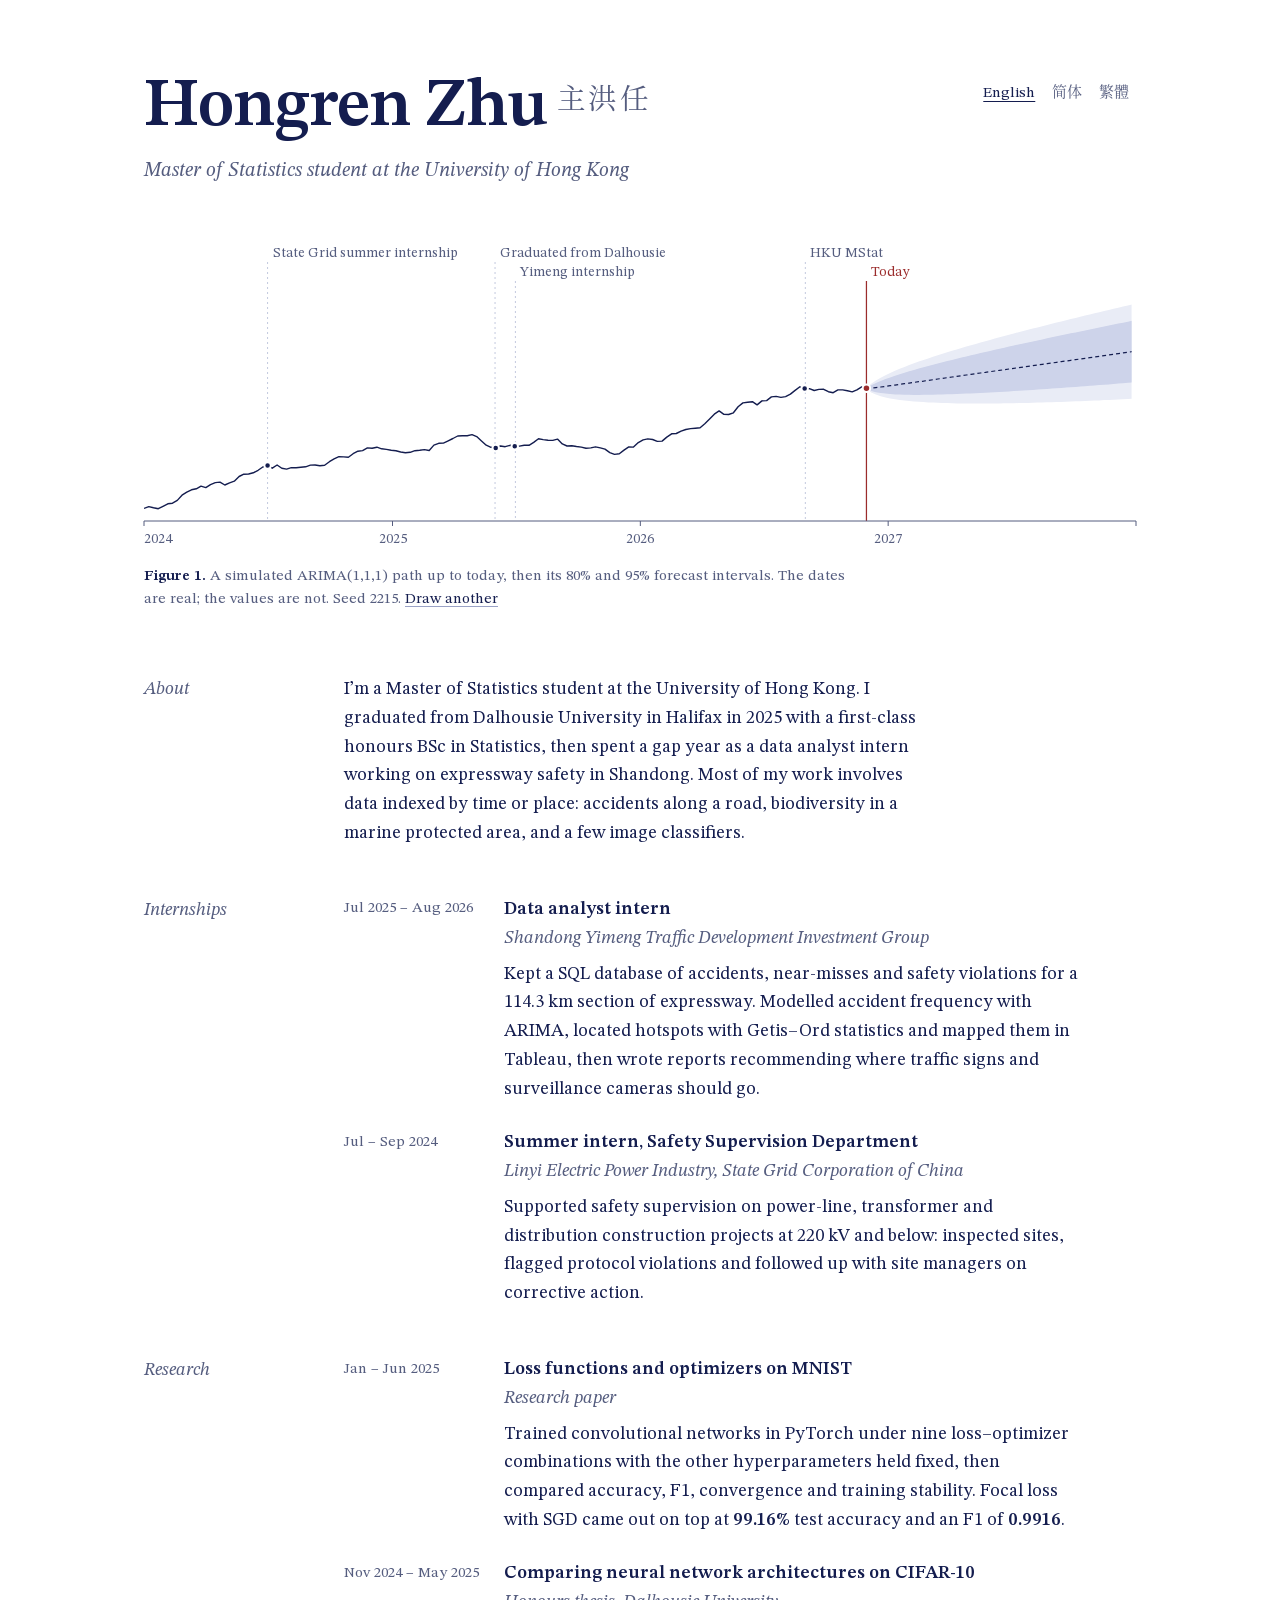
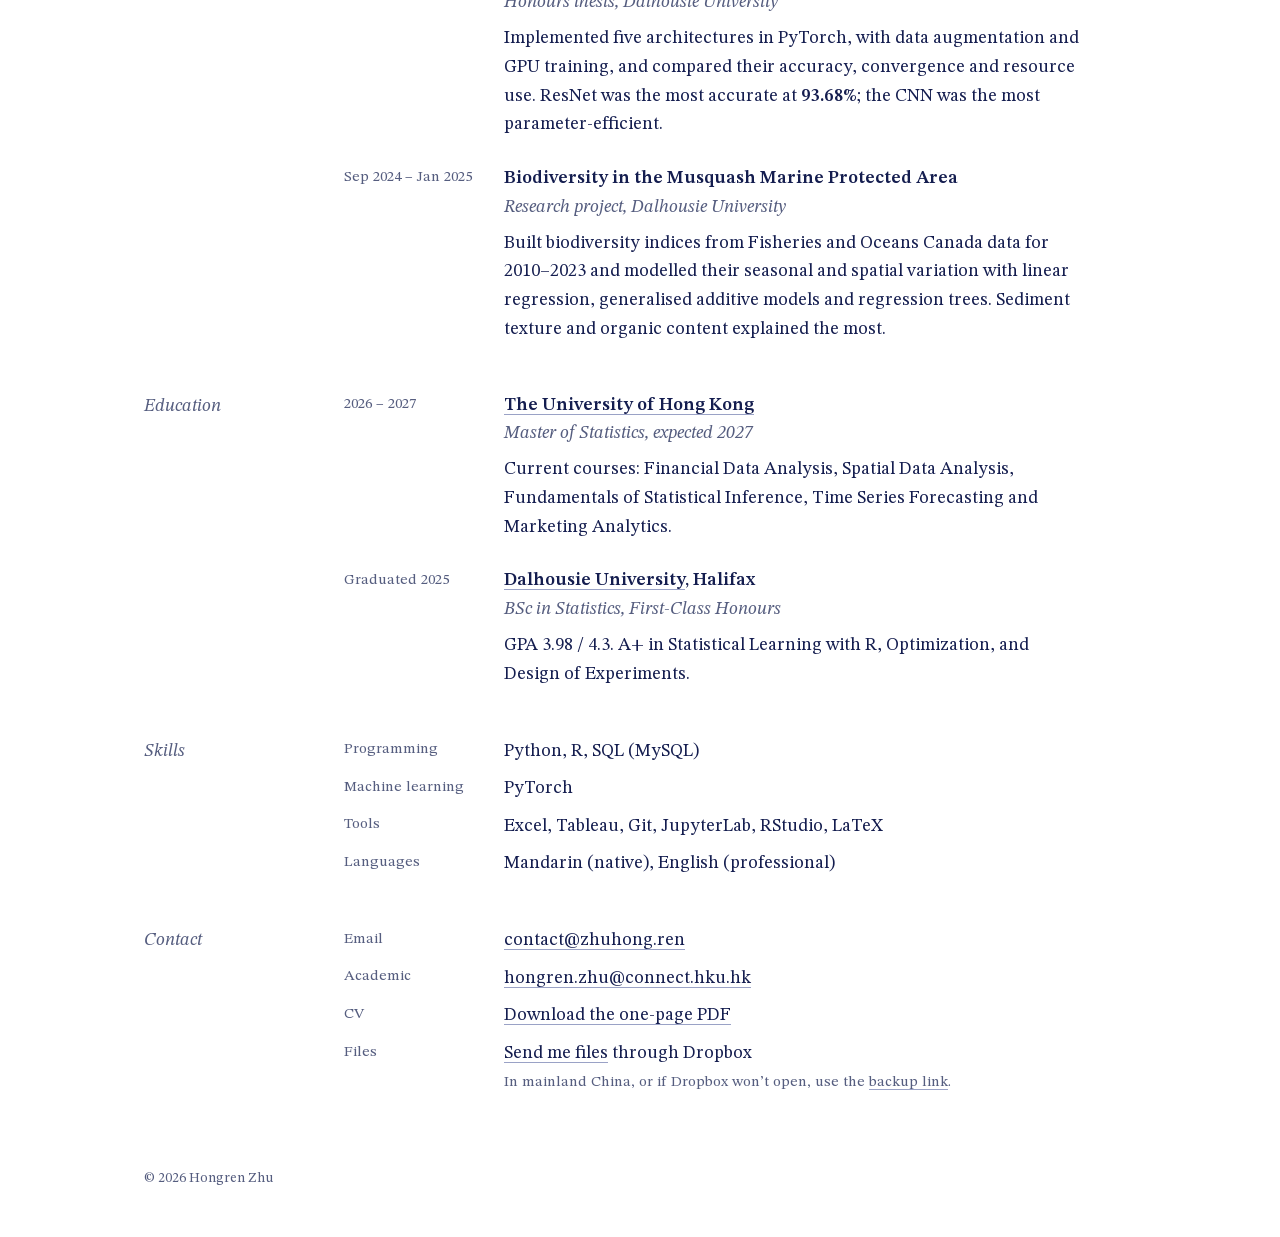
<file: index.html>
<!doctype html>
<html lang="en">
<head>
<meta charset="utf-8">
<meta name="viewport" content="width=device-width, initial-scale=1">
<title>Hongren Zhu</title>
<meta name="description" content="Hongren Zhu, Master of Statistics student at the University of Hong Kong. Internships, research, education and contact.">
<link rel="canonical" href="https://zhuhong.ren/">
<link rel="alternate" hreflang="en" href="https://zhuhong.ren/">
<link rel="alternate" hreflang="zh-Hans" href="https://zhuhong.ren/zh-hans/">
<link rel="alternate" hreflang="zh-Hant" href="https://zhuhong.ren/zh-hant/">
<link rel="alternate" hreflang="x-default" href="https://zhuhong.ren/">
<!-- STIX Two Text and Noto Serif SC/HK are embedded here by fonts/embed.py,
     cut down to the characters this page shows. See fonts/embed.py for why. -->
<style id="fonts">
/* STIX Two Text: Copyright 2001-2021 The STIX Fonts Project Authors. Noto Serif SC/HK: © 2017-2024 Adobe. Both under the SIL Open Font License 1.1, https://openfontlicense.org. Cut down to this page's characters by fonts/embed.py. */
@font-face{font-family:"STIX Two Text";font-weight:400;font-style:normal;font-display:block;src:url([data-uri]) format("woff2")}
@font-face{font-family:"STIX Two Text";font-weight:600;font-style:normal;font-display:block;src:url([data-uri]) format("woff2")}
@font-face{font-family:"STIX Two Text";font-weight:400;font-style:italic;font-display:block;src:url([data-uri]) format("woff2")}
@font-face{font-family:"Noto Serif HK Subset";font-weight:400;font-style:normal;font-display:block;src:url([data-uri]) format("woff2")}
@font-face{font-family:"Noto Serif SC Subset";font-weight:400;font-style:normal;font-display:block;src:url([data-uri]) format("woff2")}
</style>
<style>
  :root {
    --paper: #ffffff;
    --ink: #141d4f;
    --ink-2: #555d7f;
    --hair: #d6dae7;
    --band95: #e9ecf6;
    --band80: #cdd3ea;
    --mark: #9b2c2c;
    --latin: "STIX Two Text", "Charter", "Iowan Old Style", Georgia;
    color-scheme: light;
  }
  /* Chinese: the embedded subset first, then the same design if it is installed, then the
     system serif. A lang attribute switches between simplified and traditional. */
  :root, [lang="zh-Hans"] {
    --page-cjk: "Noto Serif SC Subset";
    --cjk: "Noto Serif SC", "Noto Serif CJK SC", "Source Han Serif SC", "Songti SC", "STSong", "SimSun";
  }
  [lang="zh-Hant"] {  /* Hong Kong glyph standard */
    --page-cjk: "Noto Serif HK Subset";
    --cjk: "Noto Serif HK", "Noto Serif CJK HK", "Source Han Serif HC", "Songti TC", "MingLiU_HKSCS", "PMingLiU";
  }
  [lang] { --serif: var(--latin), var(--page-cjk), var(--cjk), serif; font-family: var(--serif); }

  * { box-sizing: border-box; }
  /* Everything is sized in rem, so growing the root scales the whole page:
     16px up to a 1280px-wide window, then gently up to 20px at 2560px.
     Percentages keep the reader's own browser font size and zoom in charge. */
  html { -webkit-text-size-adjust: 100%; font-size: clamp(100%, 75% + 0.3125vw, 125%); }
  body {
    margin: 0;
    background: var(--paper);
    color: var(--ink);
    font-family: var(--serif);
    font-size: 1.125rem;
    line-height: 1.6;
    font-variant-numeric: lining-nums;
    text-rendering: optimizeLegibility;
  }
  html:lang(zh-Hans) body, html:lang(zh-Hant) body { line-height: 1.85; }

  a {
    color: inherit;
    text-decoration-line: underline;
    text-decoration-thickness: 1px;
    text-decoration-color: #9aa2c6;
    text-underline-offset: .2em;
  }
  a:hover { text-decoration-color: currentColor; }
  :focus-visible { outline: 2px solid var(--ink); outline-offset: 3px; border-radius: 1px; }

  .page {
    max-width: 68rem;
    margin: 0 auto;
    padding: 0 clamp(1.25rem, 5vw, 3rem);
  }

  /* Masthead */
  .masthead {
    display: flex;
    justify-content: space-between;
    align-items: flex-start;
    gap: 1.5rem;
    padding-top: clamp(2.5rem, 7vw, 4.5rem);
  }
  .name {
    margin: 0;
    font-weight: 600;
    font-size: clamp(2.5rem, 6.5vw, 4.25rem);
    line-height: 1.05;
    letter-spacing: -0.012em;
  }
  .name .other {
    display: inline-block;
    margin-left: .35em;
    font-family: var(--page-cjk), var(--cjk), serif;
    font-weight: 400;
    font-size: .42em;
    letter-spacing: .08em;
    color: var(--ink-2);
    vertical-align: .55em;
  }
  html:lang(zh-Hans) .name .other, html:lang(zh-Hant) .name .other {
    font-family: var(--latin), serif;
    letter-spacing: 0;
  }
  .role {
    margin: .7rem 0 0;
    font-size: 1.25rem;
    font-style: italic;
    color: var(--ink-2);
  }
  html:lang(zh-Hans) .role, html:lang(zh-Hant) .role { font-style: normal; }

  .lang {
    display: flex;
    gap: .15rem;
    margin-top: .4rem;
    flex-shrink: 0;
  }
  .lang a {
    padding: .2rem .45rem;
    font-size: .9375rem;
    color: var(--ink-2);
    text-decoration: none;
    border-radius: 2px;
  }
  .lang a:hover { color: var(--ink); }
  .lang a[aria-current="page"] {
    color: var(--ink);
    text-decoration: underline;
    text-decoration-thickness: 1px;
    text-decoration-color: currentColor;
    text-underline-offset: .25em;
  }

  /* Figure 1 */
  .figure { margin: clamp(2.25rem, 5vw, 3.5rem) 0 0; }
  .chart { display: block; width: 100%; overflow: visible; }
  .chart text { font-family: var(--serif); fill: var(--ink-2); }
  .chart .series { fill: none; stroke: var(--ink); stroke-width: 1.4; stroke-linejoin: round; }
  .chart .mean { fill: none; stroke: var(--ink); stroke-width: 1.2; stroke-dasharray: 4 3; }
  .chart .b95 { fill: var(--band95); }
  .chart .b80 { fill: var(--band80); }
  .chart .axis { stroke: var(--ink-2); stroke-width: 1; }
  .chart .tick { stroke: var(--ink-2); stroke-width: 1; }
  .chart .guide { stroke: #c3c9de; stroke-width: 1; stroke-dasharray: 2 3; }
  .chart .dot { fill: var(--ink); stroke: var(--paper); stroke-width: 2; }
  .chart .today line { stroke: var(--mark); stroke-width: 1.25; }
  .chart .today text { fill: var(--mark); }
  .chart .today circle { fill: var(--mark); stroke: var(--paper); stroke-width: 2; }

  .caption {
    max-width: 44rem;
    margin: 1rem 0 0;
    font-size: .9375rem;
    line-height: 1.55;
    color: var(--ink-2);
  }
  .caption b { font-weight: 600; color: var(--ink); }
  .nw { white-space: nowrap; }
  .caption output { font-variant-numeric: tabular-nums; }
  .redraw {
    appearance: none;
    background: none;
    border: 0;
    padding: 0;
    font: inherit;
    color: var(--ink);
    text-decoration: underline;
    text-decoration-thickness: 1px;
    text-decoration-color: #9aa2c6;
    text-underline-offset: .2em;
    cursor: pointer;
  }
  .redraw:hover { text-decoration-color: currentColor; }

  /* Sections */
  main { padding: clamp(2.5rem, 6vw, 4rem) 0 0; }
  .sec {
    display: grid;
    grid-template-columns: 10rem minmax(0, 1fr);
    column-gap: 2.5rem;
    padding: 0 0 clamp(2.25rem, 5vw, 3rem);
  }
  .sec > h2 {
    margin: 0;
    font-size: 1.125rem;
    font-weight: 400;
    font-style: italic;
    line-height: 1.6;
    color: var(--ink-2);
  }
  html:lang(zh-Hans) .sec > h2, html:lang(zh-Hant) .sec > h2 { font-style: normal; }
  .sec > div > :first-child { margin-top: 0; }

  .about { max-width: 36rem; margin: 0; }

  .entry {
    display: grid;
    grid-template-columns: 8.5rem minmax(0, 36rem);
    column-gap: 1.5rem;
  }
  .entry + .entry { margin-top: 1.6rem; }
  .when {
    margin: 0;
    font-size: .9375rem;
    line-height: 1.6;
    padding-top: .1rem;
    color: var(--ink-2);
    font-variant-numeric: tabular-nums lining-nums;
    white-space: nowrap;
  }
  .entry h3 {
    margin: 0;
    font-size: 1.125rem;
    font-weight: 600;
    line-height: 1.45;
  }
  .entry .org { margin: .1rem 0 0; color: var(--ink-2); font-style: italic; }
  html:lang(zh-Hans) .entry .org, html:lang(zh-Hant) .entry .org { font-style: normal; }
  .entry .desc { margin: .45rem 0 0; }
  .entry b { font-weight: 600; }

  .pairs {
    display: grid;
    grid-template-columns: 8.5rem minmax(0, 36rem);
    column-gap: 1.5rem;
    row-gap: .55rem;
    margin: 0;
  }
  .pairs dt { color: var(--ink-2); font-size: .9375rem; padding-top: .1rem; }
  .pairs dd { margin: 0; }
  .pairs .note { display: block; margin-top: .2rem; font-size: .9375rem; color: var(--ink-2); }

  footer {
    padding: 1.5rem 0 3rem;
    font-size: .875rem;
    color: var(--ink-2);
  }

  @media (max-width: 760px) {
    body { font-size: 1.0625rem; }
    .masthead { flex-direction: column-reverse; gap: 1.25rem; }
    .lang { margin: 0 0 0 -.45rem; }
    .role { font-size: 1.125rem; }
    .sec { grid-template-columns: minmax(0, 1fr); }
    .sec > h2 { margin-bottom: .9rem; }
    .entry { grid-template-columns: minmax(0, 1fr); }
    .when { padding-top: 0; }
    .pairs { grid-template-columns: 6.5rem minmax(0, 1fr); column-gap: 1rem; }
  }
  @media (max-width: 440px) {
    .pairs { grid-template-columns: minmax(0, 1fr); row-gap: 0; }
    .pairs dt { padding-top: 0; }
    .pairs dd { margin-bottom: .75rem; overflow-wrap: anywhere; }
  }

  @media print {
    .lang, .redraw { display: none; }
    body { font-size: 11pt; }
    .sec { break-inside: avoid; }
  }
</style>
</head>
<body>
<div class="page">
<header class="masthead" id="home">
<div>
<h1 class="name"><span>Hongren Zhu</span><span class="other" lang="zh-Hans">主洪任</span></h1>
<p class="role">Master of Statistics student at the University of Hong Kong</p>
</div>
<nav class="lang" aria-label="Language">
      <a href="/" hreflang="en" lang="en" aria-current="page">English</a>
      <a href="/zh-hans/" hreflang="zh-Hans" lang="zh-Hans">简体</a>
      <a href="/zh-hant/" hreflang="zh-Hant" lang="zh-Hant">繁體</a>
    </nav>
</header>
<figure class="figure">
<svg class="chart" id="chart" role="img" aria-labelledby="fig-cap"></svg>
<figcaption class="caption" id="fig-cap">
<span><b>Figure 1.</b> A simulated ARIMA(1,1,1) path up to today, then its 80% and 95% forecast intervals. The dates are real; the values are not. Seed <output class="seed"></output>.</span>
<button type="button" class="redraw" id="redraw">Draw another</button>
</figcaption>
</figure>
<main>
<section class="sec" id="about" aria-labelledby="h-about">
<h2 id="h-about">About</h2>
<div>
<p class="about">I’m a Master of Statistics student at the University of Hong Kong. I graduated from Dalhousie University in Halifax in 2025 with a first-class honours BSc in Statistics, then spent a gap year as a data analyst intern working on expressway safety in Shandong. Most of my work involves data indexed by time or place: accidents along a road, biodiversity in a marine protected area, and a few image classifiers.</p>
</div>
</section>
<section class="sec" id="experience" aria-labelledby="h-exp">
<h2 id="h-exp">Internships</h2>
<div>
<article class="entry">
<p class="when">Jul 2025 – Aug 2026</p>
<div>
<h3>Data analyst intern</h3>
<p class="org">Shandong Yimeng Traffic Development Investment Group</p>
<p class="desc">Kept a SQL database of accidents, near-misses and safety violations for a 114.3 km section of expressway. Modelled accident frequency with ARIMA, located hotspots with Getis–Ord statistics and mapped them in Tableau, then wrote reports recommending where traffic signs and surveillance cameras should go.</p>
</div>
</article>
<article class="entry">
<p class="when">Jul – Sep 2024</p>
<div>
<h3>Summer intern, Safety Supervision Department</h3>
<p class="org">Linyi Electric Power Industry, State Grid Corporation of China</p>
<p class="desc">Supported safety supervision on power-line, transformer and distribution construction projects at 220 kV and below: inspected sites, flagged protocol violations and followed up with site managers on corrective action.</p>
</div>
</article>
</div>
</section>
<section class="sec" id="projects" aria-labelledby="h-res">
<h2 id="h-res">Research</h2>
<div>
<article class="entry">
<p class="when">Jan – Jun 2025</p>
<div>
<h3>Loss functions and optimizers on MNIST</h3>
<p class="org">Research paper</p>
<p class="desc">Trained convolutional networks in PyTorch under nine loss–optimizer combinations with the other hyperparameters held fixed, then compared accuracy, F1, convergence and training stability. Focal loss with SGD came out on top at <b>99.16%</b> test accuracy and an F1 of <b>0.9916</b>.</p>
</div>
</article>
<article class="entry">
<p class="when">Nov 2024 – May 2025</p>
<div>
<h3>Comparing neural network architectures on CIFAR-10</h3>
<p class="org">Honours thesis, Dalhousie University</p>
<p class="desc">Implemented five architectures in PyTorch, with data augmentation and GPU training, and compared their accuracy, convergence and resource use. ResNet was the most accurate at <b>93.68%</b>; the CNN was the most parameter-efficient.</p>
</div>
</article>
<article class="entry">
<p class="when">Sep 2024 – Jan 2025</p>
<div>
<h3>Biodiversity in the Musquash Marine Protected Area</h3>
<p class="org">Research project, Dalhousie University</p>
<p class="desc">Built biodiversity indices from Fisheries and Oceans Canada data for <span class="nw">2010–2023</span> and modelled their seasonal and spatial variation with linear regression, generalised additive models and regression trees. Sediment texture and organic content explained the most.</p>
</div>
</article>
</div>
</section>
<section class="sec" id="education" aria-labelledby="h-edu">
<h2 id="h-edu">Education</h2>
<div>
<article class="entry">
<p class="when">2026 – 2027</p>
<div>
<h3><a href="https://www.hku.hk/">The University of Hong Kong</a></h3>
<p class="org">Master of Statistics, expected 2027</p>
<p class="desc">Current courses: Financial Data Analysis, Spatial Data Analysis, Fundamentals of Statistical Inference, Time Series Forecasting and Marketing Analytics.</p>
</div>
</article>
<article class="entry">
<p class="when">Graduated 2025</p>
<div>
<h3><a href="https://www.dal.ca/">Dalhousie University</a><span>, Halifax</span></h3>
<p class="org">BSc in Statistics, First-Class Honours</p>
<p class="desc">GPA 3.98 / 4.3. A+ in Statistical Learning with R, Optimization, and Design of Experiments.</p>
</div>
</article>
</div>
</section>
<section class="sec" id="skills" aria-labelledby="h-skills">
<h2 id="h-skills">Skills</h2>
<div>
<dl class="pairs">
<dt>Programming</dt><dd>Python, R, SQL (MySQL)</dd>
<dt>Machine learning</dt><dd>PyTorch</dd>
<dt>Tools</dt><dd>Excel, Tableau, Git, JupyterLab, RStudio, LaTeX</dd>
<dt>Languages</dt><dd>Mandarin (native), English (professional)</dd>
</dl>
</div>
</section>
<section class="sec" id="contact" aria-labelledby="h-contact">
<h2 id="h-contact">Contact</h2>
<div>
<dl class="pairs">
<dt>Email</dt><dd><a href="mailto:contact@zhuhong.ren">contact@zhuhong.ren</a></dd>
<dt>Academic</dt><dd><a href="mailto:hongren.zhu@connect.hku.hk">hongren.zhu@connect.hku.hk</a></dd>
<dt>CV</dt><dd><a href="/assets/Hongren_Zhu_CV.pdf">Download the one-page PDF</a></dd>
<dt>Files</dt><dd><span><a href="https://dropbox.zhuhong.ren/">Send me files</a> through Dropbox</span><span class="note">In mainland China, or if Dropbox won’t open, use the <a href="https://inbox.zhuhong.ren/?lang=en">backup link</a>.</span></dd>
</dl>
</div>
</section>
</main>
<footer>© <span class="year">2026</span> Hongren Zhu</footer>
</div>
<script>
(() => {
  /* ---------- Chart labels in this page's language ---------- */
  const LABELS = {"en": ["State Grid summer internship", "Graduated from Dalhousie", "Yimeng internship", "HKU MStat", "Today"], "zh-Hans": ["国家电网暑期实习", "达尔豪斯毕业", "沂蒙交投实习", "入读港大", "今天"], "zh-Hant": ["國家電網暑期實習", "達爾豪斯畢業", "沂蒙交投實習", "入讀港大", "今天"]};
  const lang = document.documentElement.lang;
  const MLABEL = LABELS[lang] || LABELS.en;

  /* ---------- Simulation ---------- */
  function mulberry32(a) {
    return function () {
      a |= 0; a = (a + 0x6D2B79F5) | 0;
      let t = Math.imul(a ^ (a >>> 15), 1 | a);
      t = (t + Math.imul(t ^ (t >>> 7), 61 | t)) ^ t;
      return ((t ^ (t >>> 14)) >>> 0) / 4294967296;
    };
  }

  // ARIMA(1,1,1) with drift on the differences:
  //   w_t = mu + phi (w_{t-1} - mu) + e_t + theta e_{t-1},   x_t = x_{t-1} + w_t
  const PHI = 0.45, THETA = -0.2, MU = 0.3, SIGMA = 1;
  const Z80 = 1.2816, Z95 = 1.96;

  function simulate(seed, nHist, nFut) {
    const rnd = mulberry32(seed);
    let spare = null;
    const norm = () => {
      if (spare !== null) { const s = spare; spare = null; return s; }
      let u = 0, v = 0;
      while (u === 0) u = rnd();
      v = rnd();
      const r = Math.sqrt(-2 * Math.log(u));
      spare = r * Math.sin(2 * Math.PI * v);
      return r * Math.cos(2 * Math.PI * v);
    };
    let w = MU, ePrev = 0;
    for (let i = 0; i < 60; i++) {           // burn-in for the stationary part
      const e = SIGMA * norm();
      w = MU + PHI * (w - MU) + e + THETA * ePrev; ePrev = e;
    }
    const hist = [0];
    let level = 0;
    for (let t = 1; t < nHist; t++) {
      const e = SIGMA * norm();
      w = MU + PHI * (w - MU) + e + THETA * ePrev; ePrev = e;
      level += w; hist.push(level);
    }
    // psi weights of (1 - phi B)(1 - B) x_t = (1 + theta B) e_t
    const psi = [1, (1 + PHI) + THETA];
    for (let j = 2; j < nFut + 1; j++) psi[j] = (1 + PHI) * psi[j - 1] - PHI * psi[j - 2];

    const f = { mean: [level], lo80: [level], hi80: [level], lo95: [level], hi95: [level] };
    let wf = MU + PHI * (w - MU) + THETA * ePrev;
    let lv = level, cum = 0;
    for (let h = 1; h <= nFut; h++) {
      if (h > 1) wf = MU + PHI * (wf - MU);
      lv += wf;
      cum += psi[h - 1] * psi[h - 1];
      const sd = SIGMA * Math.sqrt(cum);
      f.mean.push(lv);
      f.lo80.push(lv - Z80 * sd); f.hi80.push(lv + Z80 * sd);
      f.lo95.push(lv - Z95 * sd); f.hi95.push(lv + Z95 * sd);
    }
    return { hist, f };
  }

  /* ---------- Time axis ---------- */
  const WEEK = 7 * 864e5;
  const T0 = Date.UTC(2024, 0, 1);
  const T1 = Date.UTC(2028, 0, 1);
  const NOW = Math.min(Math.max(Date.now(), Date.UTC(2025, 0, 1)), Date.UTC(2027, 8, 1));
  const nHist = Math.floor((NOW - T0) / WEEK) + 1;
  const tNowStep = T0 + (nHist - 1) * WEEK;
  const nFut = Math.ceil((T1 - tNowStep) / WEEK);

  // Real dates. Values on the curve at these dates are simulated.
  const MILESTONES = [
    Date.UTC(2024, 6, 1),   // State Grid summer internship (during the BSc)
    Date.UTC(2025, 5, 1),   // graduated from Dalhousie
    Date.UTC(2025, 6, 1),   // Yimeng internship (gap year)
    Date.UTC(2026, 8, 1)    // HKU MStat
  ];

  /* ---------- Drawing ---------- */
  const svg = document.getElementById("chart");
    const NS = "http://www.w3.org/2000/svg";
  const reduceMotion = window.matchMedia("(prefers-reduced-motion: reduce)");
  let state = null;
  let anim = 0, animating = false, pending = false, booted = false;

  function el(name, attrs, parent) {
    const n = document.createElementNS(NS, name);
    for (const k in attrs) n.setAttribute(k, attrs[k]);
    if (parent) parent.appendChild(n);
    return n;
  }

  function paintSeed() {
    document.querySelectorAll(".seed").forEach(o => { o.textContent = state.seed; });
  }

  // Keep only draws that read as "going up": positive overall trend, ending near the top,
  // rising over the last six months, no deep drawdown, and a non-decreasing forecast mean.
  // Selection is on the history only, so the intervals given today's state stay correct.
  function upward(sim) {
    const x = sim.hist, n = x.length;
    let mn = Infinity, mx = -Infinity, peak = -Infinity, dd = 0, tb = (n - 1) / 2, xb = 0, sxy = 0;
    for (let i = 0; i < n; i++) {
      mn = Math.min(mn, x[i]); mx = Math.max(mx, x[i]); xb += x[i] / n;
      peak = Math.max(peak, x[i]); dd = Math.max(dd, peak - x[i]);
    }
    for (let i = 0; i < n; i++) sxy += (i - tb) * (x[i] - xb);
    const r = mx - mn, end = x[n - 1], m = sim.f.mean;
    for (let h = 1; h < m.length; h++) if (m[h] < m[h - 1]) return false;
    return sxy > 0 && end - x[0] > 0.5 * r && end >= mx - 0.12 * r &&
           end > x[Math.max(0, n - 27)] && dd < 0.3 * r;
  }

  // From a starting seed, walk forward to the first seed whose draw passes.
  function findSeed(start) {
    let s = start;
    for (let k = 0; k < 5000; k++) {
      const sim = simulate(s, nHist, nFut);
      if (upward(sim)) return { seed: s, sim };
      s = s >= 9999 ? 1000 : s + 1;
    }
    return { seed: start, sim: simulate(start, nHist, nFut) };
  }

  function newSeed() { return Math.floor(Math.random() * 9000) + 1000; }

  function draw(seed, animate) {
    const found = findSeed(seed);
    state = { seed: found.seed, data: found.sim };
    paintSeed();
    render(animate);
  }

  function render(animate) {
    cancelAnimationFrame(anim);
    const { hist, f } = state.data;
    const W = svg.clientWidth || svg.parentNode.clientWidth;
    // The page grows on large windows (root font size above 16px); the figure grows with it.
    const k = (parseFloat(getComputedStyle(document.documentElement).fontSize) || 16) / 16;
    const narrow = W < 560 * k;
    const fs = (narrow ? 12.5 : 14) * k;
    const gap = 5 * k;
    const lh = fs + gap;
    const plotH = (narrow ? 170 : 230) * k;
    const axisGap = (narrow ? 24 : 28) * k;

    svg.textContent = "";
    const x = t => ((t - T0) / (T1 - T0)) * W;
    const tOf = i => T0 + i * WEEK;

    /* label rows above the plot, placed greedily so nothing overlaps */
    const items = MILESTONES.map((t, i) => ({ t, label: MLABEL[i], today: false }));
    items.push({ t: tNowStep, label: MLABEL[4], today: true });
    items.sort((a, b) => a.t - b.t);

    const measure = el("g", { "font-size": fs, visibility: "hidden" }, svg);
    items.forEach(it => {
      const tx = el("text", {}, measure);
      tx.textContent = it.label;
      it.w = tx.getComputedTextLength();
      it.x = x(it.t);
      if (it.x + gap + it.w > W) { it.anchor = "end"; it.left = it.x - gap - it.w; it.right = it.x; }
      else { it.anchor = "start"; it.left = it.x; it.right = it.x + gap + it.w; }
    });
    svg.removeChild(measure);
    const rows = [];
    items.forEach(it => {
      let r = 0;
      while (rows[r] !== undefined && it.left < rows[r] + 2 * gap) r++;
      rows[r] = it.right;
      it.row = r;
    });
    const top = rows.length * lh + 2 * gap;
    const H = top + plotH + axisGap;
    svg.setAttribute("viewBox", `0 0 ${W} ${H}`);
    svg.setAttribute("height", H);

    /* y scale over everything that is drawn */
    let lo = Infinity, hi = -Infinity;
    hist.forEach(v => { lo = Math.min(lo, v); hi = Math.max(hi, v); });
    f.lo95.forEach(v => { lo = Math.min(lo, v); });
    f.hi95.forEach(v => { hi = Math.max(hi, v); });
    const pad = (hi - lo) * 0.06;
    lo -= pad; hi += pad;
    const y = v => top + plotH - ((v - lo) / (hi - lo)) * plotH;
    const base = top + plotH;

    /* reveal clip */
    const uid = "c" + state.seed + "-" + Math.round(W);
    const defs = el("defs", {}, svg);
    const cp = el("clipPath", { id: uid }, defs);
    const clipRect = el("rect", { x: 0, y: 0, width: W, height: H }, cp);
    const plot = el("g", { "clip-path": `url(#${uid})` });

    /* guides and labels */
    const guides = el("g", { "font-size": fs }, svg);
    items.forEach(it => {
      const ly = it.row * lh + fs;
      const g = it.today ? el("g", { class: "today" }, guides) : guides;
      el("line", {
        class: it.today ? "" : "guide",
        x1: it.x, x2: it.x, y1: ly + gap, y2: base
      }, g);
      const tx = el("text", {
        x: it.anchor === "start" ? it.x + gap : it.x - gap,
        y: ly,
        "text-anchor": it.anchor
      }, g);
      tx.textContent = it.label;
    });

    /* forecast bands */
    const fx = i => x(tNowStep + i * WEEK);
    const band = (loA, hiA) => {
      let d = "";
      for (let i = 0; i < hiA.length; i++) d += (i ? "L" : "M") + fx(i).toFixed(1) + "," + y(hiA[i]).toFixed(1);
      for (let i = loA.length - 1; i >= 0; i--) d += "L" + fx(i).toFixed(1) + "," + y(loA[i]).toFixed(1);
      return d + "Z";
    };
    el("path", { class: "b95", d: band(f.lo95, f.hi95) }, plot);
    el("path", { class: "b80", d: band(f.lo80, f.hi80) }, plot);
    let md = "";
    f.mean.forEach((v, i) => { md += (i ? "L" : "M") + fx(i).toFixed(1) + "," + y(v).toFixed(1); });
    el("path", { class: "mean", d: md }, plot);

    /* simulated history */
    let d = "";
    hist.forEach((v, i) => { d += (i ? "L" : "M") + x(tOf(i)).toFixed(1) + "," + y(v).toFixed(1); });
    el("path", { class: "series", d }, plot);

    /* dots where the real dates meet the simulated path */
    MILESTONES.forEach(t => {
      const i = Math.round((t - T0) / WEEK);
      if (i < hist.length) el("circle", { class: "dot", cx: x(tOf(i)), cy: y(hist[i]), r: 3.25 * k }, plot);
    });
    const tg = el("g", { class: "today" }, plot);
    el("circle", { cx: x(tNowStep), cy: y(hist[hist.length - 1]), r: 3.75 * k }, tg);

    svg.appendChild(plot);

    /* time axis */
    const ax = el("g", { "font-size": fs }, svg);
    el("line", { class: "axis", x1: 0, x2: W, y1: base, y2: base }, ax);
    for (let yr = 2024; yr <= 2028; yr++) {
      const tx = x(Date.UTC(yr, 0, 1));
      el("line", { class: "tick", x1: tx, x2: tx, y1: base, y2: base + gap }, ax);
      if (yr < 2028) {
        const t = el("text", { x: tx, y: base + axisGap - 6 * k, "text-anchor": yr === 2024 ? "start" : "middle" }, ax);
        t.textContent = yr;
      }
    }

    animating = false;
    if (animate && !reduceMotion.matches) {
      animating = true;
      clipRect.setAttribute("width", 0);
      guides.style.opacity = 0;
      const dur = booted ? 900 : 1700;
      const start = performance.now();
      const ease = p => 1 - Math.pow(1 - p, 2.2);
      const step = now => {
        const p = Math.min(1, Math.max(0, (now - start) / dur));
        clipRect.setAttribute("width", (W * ease(p)).toFixed(1));
        guides.style.opacity = Math.min(1, p * 2.5).toFixed(2);
        if (p < 1) { anim = requestAnimationFrame(step); return; }
        animating = false;
        if (pending) { pending = false; render(false); }
      };
      anim = requestAnimationFrame(step);
    }
  }

  // Re-measure labels later (fonts, resize) without cutting a running reveal short.
  function refresh() {
    if (animating) pending = true; else render(false);
  }

  /* ---------- Boot ---------- */
  // Copyright year follows the visitor's clock; the year in the HTML is the fallback without JavaScript.
  document.querySelectorAll(".year").forEach(el => { el.textContent = new Date().getFullYear(); });
  const params = new URLSearchParams(location.search);
  const seedParam = parseInt(params.get("seed"), 10);

  draw(Number.isFinite(seedParam) ? seedParam : newSeed(), true);
  booted = true;

  document.getElementById("redraw").addEventListener("click", () => draw(newSeed(), true));

  let lastW = svg.clientWidth;
  new ResizeObserver(() => {
    const w = svg.clientWidth;
    if (w !== lastW) { lastW = w; refresh(); }
  }).observe(svg);

  if (document.fonts) {
    document.fonts.ready.then(refresh);
    document.fonts.addEventListener("loadingdone", refresh);
  }
})();
</script>
</body>
</html>
</file>
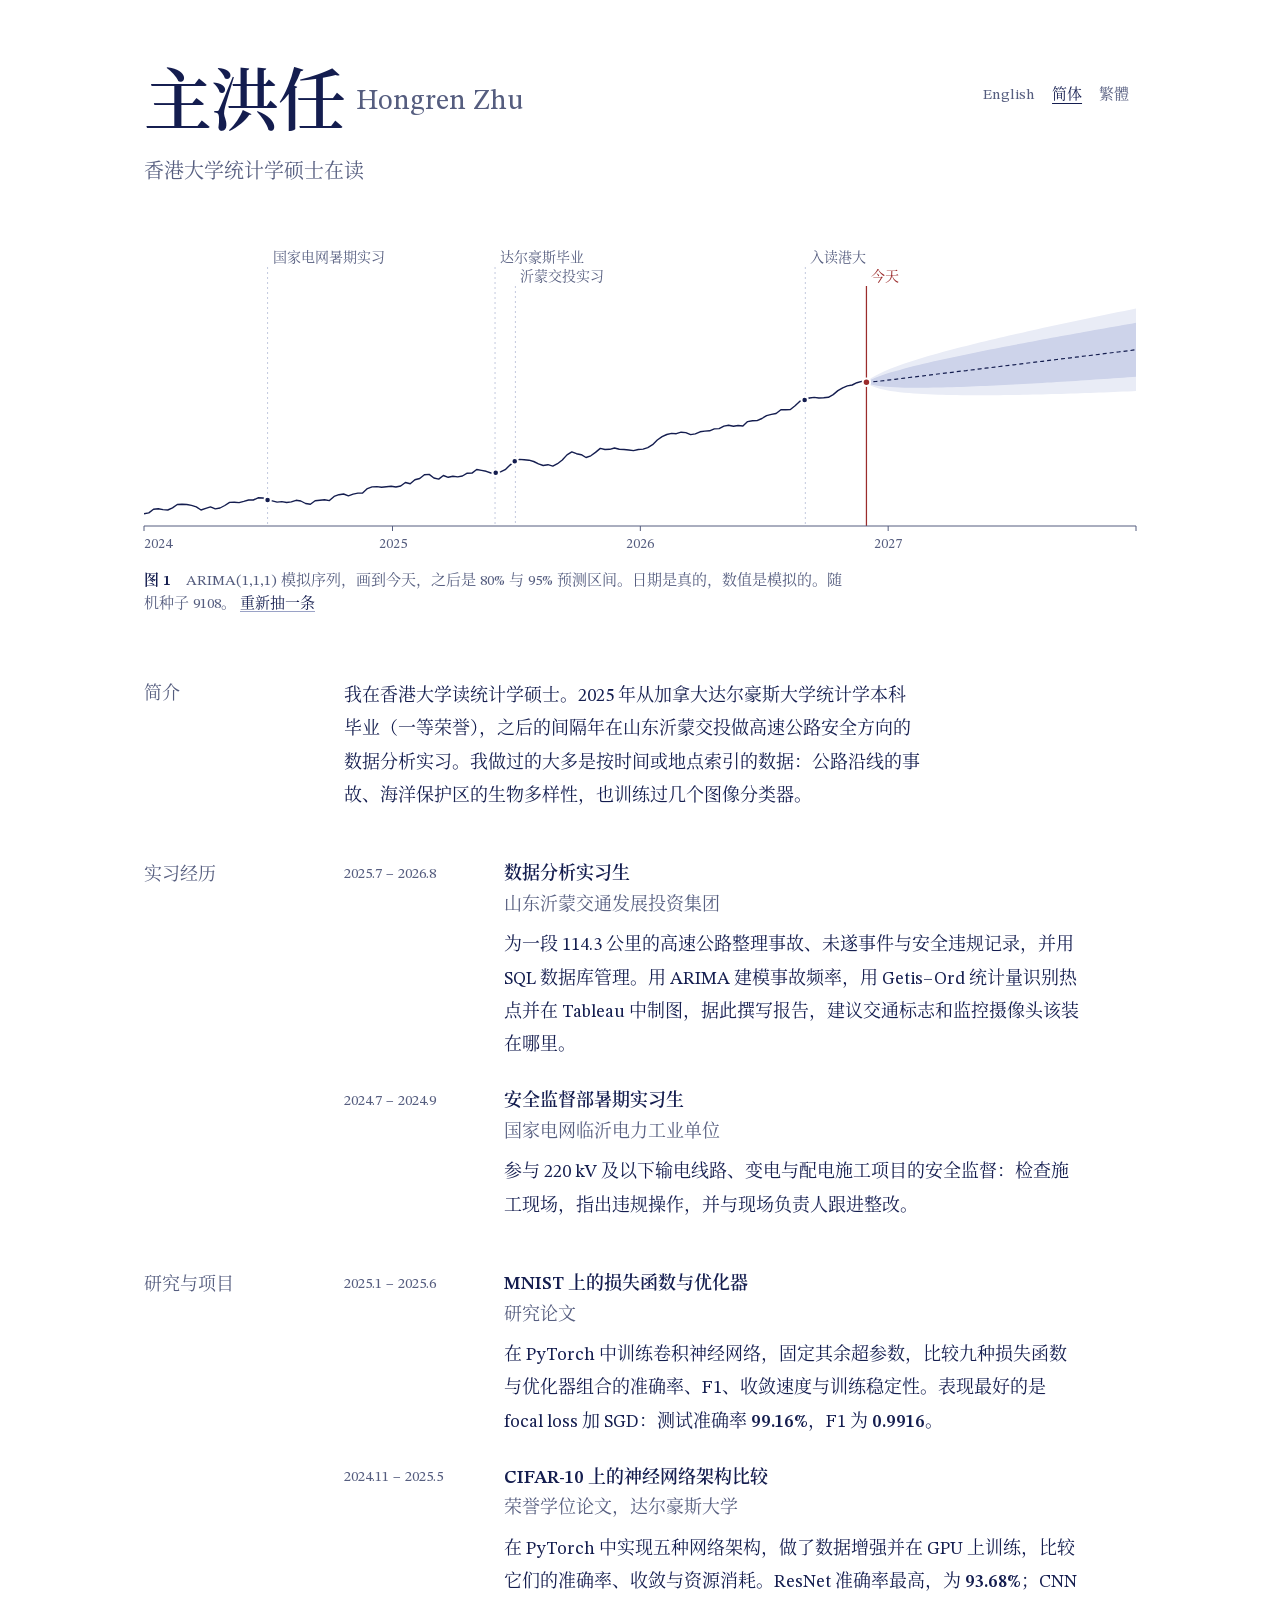
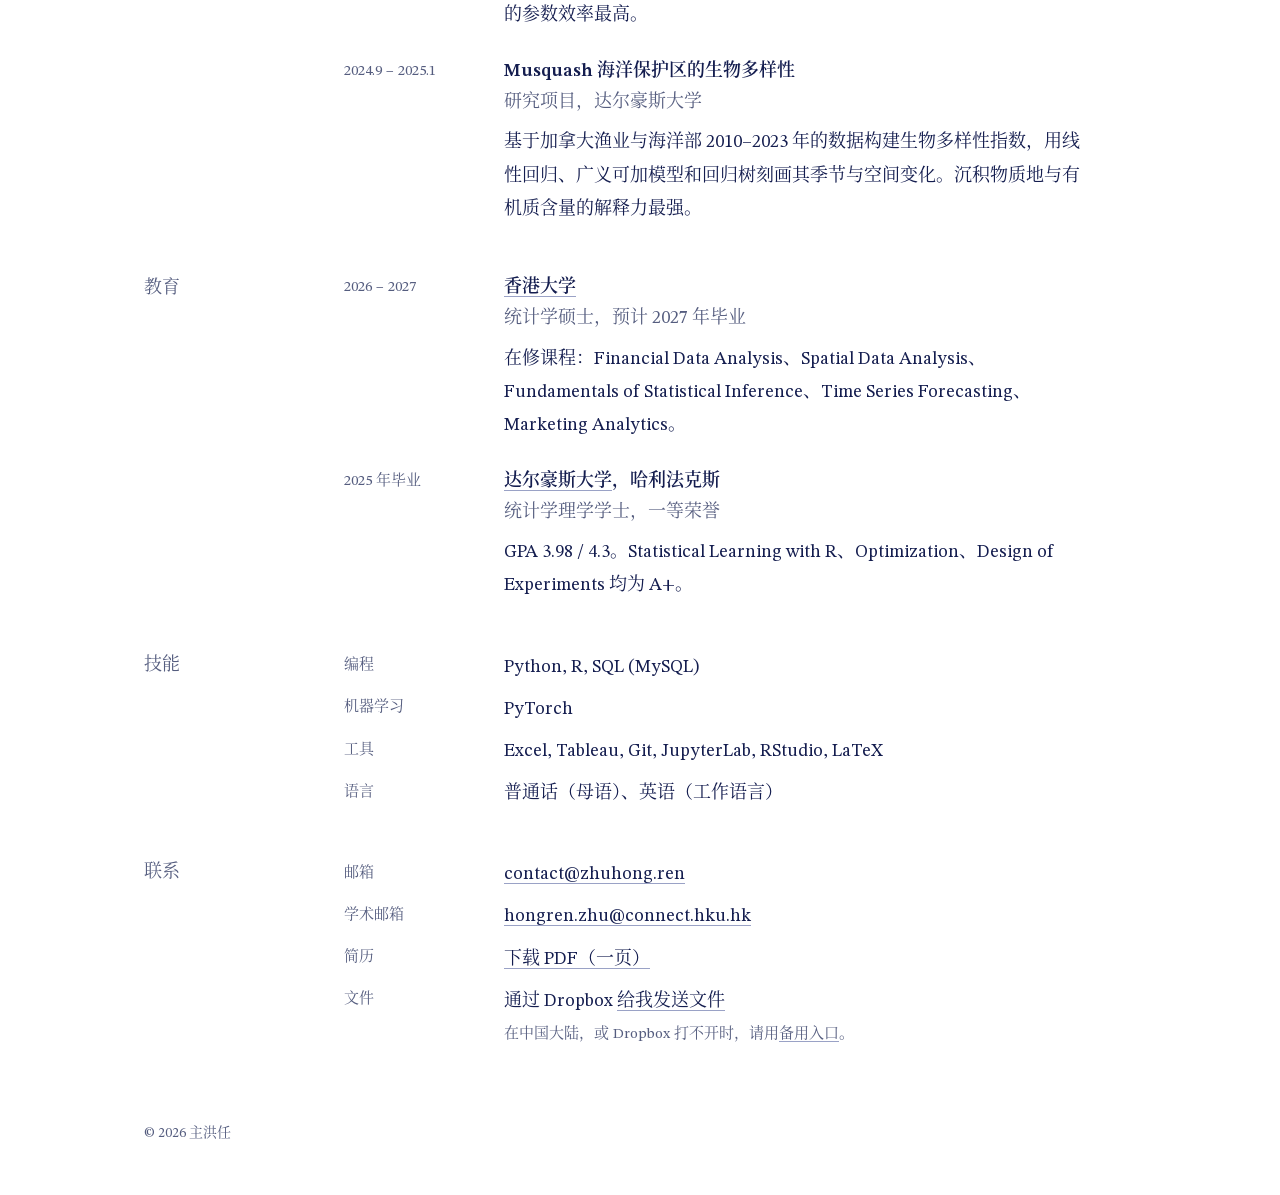
<file: zh-hans/index.html>
<!doctype html>
<html lang="zh-Hans">
<head>
<meta charset="utf-8">
<meta name="viewport" content="width=device-width, initial-scale=1">
<title>主洪任</title>
<meta name="description" content="主洪任，香港大学统计学硕士在读。实习经历、研究项目、教育背景与联系方式。">
<link rel="canonical" href="https://zhuhong.ren/zh-hans/">
<link rel="alternate" hreflang="en" href="https://zhuhong.ren/">
<link rel="alternate" hreflang="zh-Hans" href="https://zhuhong.ren/zh-hans/">
<link rel="alternate" hreflang="zh-Hant" href="https://zhuhong.ren/zh-hant/">
<link rel="alternate" hreflang="x-default" href="https://zhuhong.ren/">
<!-- STIX Two Text and Noto Serif SC/HK are embedded here by fonts/embed.py,
     cut down to the characters this page shows. See fonts/embed.py for why. -->
<style id="fonts">
/* STIX Two Text: Copyright 2001-2021 The STIX Fonts Project Authors. Noto Serif SC/HK: © 2017-2024 Adobe. Both under the SIL Open Font License 1.1, https://openfontlicense.org. Cut down to this page's characters by fonts/embed.py. */
@font-face{font-family:"STIX Two Text";font-weight:400;font-style:normal;font-display:block;src:url([data-uri]) format("woff2")}
@font-face{font-family:"STIX Two Text";font-weight:600;font-style:normal;font-display:block;src:url([data-uri]) format("woff2")}
@font-face{font-family:"STIX Two Text";font-weight:400;font-style:italic;font-display:block;src:url([data-uri]) format("woff2")}
@font-face{font-family:"Noto Serif HK Subset";font-weight:400;font-style:normal;font-display:block;src:url([data-uri]) format("woff2")}
@font-face{font-family:"Noto Serif SC Subset";font-weight:400;font-style:normal;font-display:block;src:url([data-uri]) format("woff2")}
@font-face{font-family:"Noto Serif SC Subset";font-weight:600;font-style:normal;font-display:block;src:url([data-uri]) format("woff2")}
</style>
<style>
  :root {
    --paper: #ffffff;
    --ink: #141d4f;
    --ink-2: #555d7f;
    --hair: #d6dae7;
    --band95: #e9ecf6;
    --band80: #cdd3ea;
    --mark: #9b2c2c;
    --latin: "STIX Two Text", "Charter", "Iowan Old Style", Georgia;
    color-scheme: light;
  }
  /* Chinese: the embedded subset first, then the same design if it is installed, then the
     system serif. A lang attribute switches between simplified and traditional. */
  :root, [lang="zh-Hans"] {
    --page-cjk: "Noto Serif SC Subset";
    --cjk: "Noto Serif SC", "Noto Serif CJK SC", "Source Han Serif SC", "Songti SC", "STSong", "SimSun";
  }
  [lang="zh-Hant"] {  /* Hong Kong glyph standard */
    --page-cjk: "Noto Serif HK Subset";
    --cjk: "Noto Serif HK", "Noto Serif CJK HK", "Source Han Serif HC", "Songti TC", "MingLiU_HKSCS", "PMingLiU";
  }
  [lang] { --serif: var(--latin), var(--page-cjk), var(--cjk), serif; font-family: var(--serif); }

  * { box-sizing: border-box; }
  /* Everything is sized in rem, so growing the root scales the whole page:
     16px up to a 1280px-wide window, then gently up to 20px at 2560px.
     Percentages keep the reader's own browser font size and zoom in charge. */
  html { -webkit-text-size-adjust: 100%; font-size: clamp(100%, 75% + 0.3125vw, 125%); }
  body {
    margin: 0;
    background: var(--paper);
    color: var(--ink);
    font-family: var(--serif);
    font-size: 1.125rem;
    line-height: 1.6;
    font-variant-numeric: lining-nums;
    text-rendering: optimizeLegibility;
  }
  html:lang(zh-Hans) body, html:lang(zh-Hant) body { line-height: 1.85; }

  a {
    color: inherit;
    text-decoration-line: underline;
    text-decoration-thickness: 1px;
    text-decoration-color: #9aa2c6;
    text-underline-offset: .2em;
  }
  a:hover { text-decoration-color: currentColor; }
  :focus-visible { outline: 2px solid var(--ink); outline-offset: 3px; border-radius: 1px; }

  .page {
    max-width: 68rem;
    margin: 0 auto;
    padding: 0 clamp(1.25rem, 5vw, 3rem);
  }

  /* Masthead */
  .masthead {
    display: flex;
    justify-content: space-between;
    align-items: flex-start;
    gap: 1.5rem;
    padding-top: clamp(2.5rem, 7vw, 4.5rem);
  }
  .name {
    margin: 0;
    font-weight: 600;
    font-size: clamp(2.5rem, 6.5vw, 4.25rem);
    line-height: 1.05;
    letter-spacing: -0.012em;
  }
  .name .other {
    display: inline-block;
    margin-left: .35em;
    font-family: var(--page-cjk), var(--cjk), serif;
    font-weight: 400;
    font-size: .42em;
    letter-spacing: .08em;
    color: var(--ink-2);
    vertical-align: .55em;
  }
  html:lang(zh-Hans) .name .other, html:lang(zh-Hant) .name .other {
    font-family: var(--latin), serif;
    letter-spacing: 0;
  }
  .role {
    margin: .7rem 0 0;
    font-size: 1.25rem;
    font-style: italic;
    color: var(--ink-2);
  }
  html:lang(zh-Hans) .role, html:lang(zh-Hant) .role { font-style: normal; }

  .lang {
    display: flex;
    gap: .15rem;
    margin-top: .4rem;
    flex-shrink: 0;
  }
  .lang a {
    padding: .2rem .45rem;
    font-size: .9375rem;
    color: var(--ink-2);
    text-decoration: none;
    border-radius: 2px;
  }
  .lang a:hover { color: var(--ink); }
  .lang a[aria-current="page"] {
    color: var(--ink);
    text-decoration: underline;
    text-decoration-thickness: 1px;
    text-decoration-color: currentColor;
    text-underline-offset: .25em;
  }

  /* Figure 1 */
  .figure { margin: clamp(2.25rem, 5vw, 3.5rem) 0 0; }
  .chart { display: block; width: 100%; overflow: visible; }
  .chart text { font-family: var(--serif); fill: var(--ink-2); }
  .chart .series { fill: none; stroke: var(--ink); stroke-width: 1.4; stroke-linejoin: round; }
  .chart .mean { fill: none; stroke: var(--ink); stroke-width: 1.2; stroke-dasharray: 4 3; }
  .chart .b95 { fill: var(--band95); }
  .chart .b80 { fill: var(--band80); }
  .chart .axis { stroke: var(--ink-2); stroke-width: 1; }
  .chart .tick { stroke: var(--ink-2); stroke-width: 1; }
  .chart .guide { stroke: #c3c9de; stroke-width: 1; stroke-dasharray: 2 3; }
  .chart .dot { fill: var(--ink); stroke: var(--paper); stroke-width: 2; }
  .chart .today line { stroke: var(--mark); stroke-width: 1.25; }
  .chart .today text { fill: var(--mark); }
  .chart .today circle { fill: var(--mark); stroke: var(--paper); stroke-width: 2; }

  .caption {
    max-width: 44rem;
    margin: 1rem 0 0;
    font-size: .9375rem;
    line-height: 1.55;
    color: var(--ink-2);
  }
  .caption b { font-weight: 600; color: var(--ink); }
  .nw { white-space: nowrap; }
  .caption output { font-variant-numeric: tabular-nums; }
  .redraw {
    appearance: none;
    background: none;
    border: 0;
    padding: 0;
    font: inherit;
    color: var(--ink);
    text-decoration: underline;
    text-decoration-thickness: 1px;
    text-decoration-color: #9aa2c6;
    text-underline-offset: .2em;
    cursor: pointer;
  }
  .redraw:hover { text-decoration-color: currentColor; }

  /* Sections */
  main { padding: clamp(2.5rem, 6vw, 4rem) 0 0; }
  .sec {
    display: grid;
    grid-template-columns: 10rem minmax(0, 1fr);
    column-gap: 2.5rem;
    padding: 0 0 clamp(2.25rem, 5vw, 3rem);
  }
  .sec > h2 {
    margin: 0;
    font-size: 1.125rem;
    font-weight: 400;
    font-style: italic;
    line-height: 1.6;
    color: var(--ink-2);
  }
  html:lang(zh-Hans) .sec > h2, html:lang(zh-Hant) .sec > h2 { font-style: normal; }
  .sec > div > :first-child { margin-top: 0; }

  .about { max-width: 36rem; margin: 0; }

  .entry {
    display: grid;
    grid-template-columns: 8.5rem minmax(0, 36rem);
    column-gap: 1.5rem;
  }
  .entry + .entry { margin-top: 1.6rem; }
  .when {
    margin: 0;
    font-size: .9375rem;
    line-height: 1.6;
    padding-top: .1rem;
    color: var(--ink-2);
    font-variant-numeric: tabular-nums lining-nums;
    white-space: nowrap;
  }
  .entry h3 {
    margin: 0;
    font-size: 1.125rem;
    font-weight: 600;
    line-height: 1.45;
  }
  .entry .org { margin: .1rem 0 0; color: var(--ink-2); font-style: italic; }
  html:lang(zh-Hans) .entry .org, html:lang(zh-Hant) .entry .org { font-style: normal; }
  .entry .desc { margin: .45rem 0 0; }
  .entry b { font-weight: 600; }

  .pairs {
    display: grid;
    grid-template-columns: 8.5rem minmax(0, 36rem);
    column-gap: 1.5rem;
    row-gap: .55rem;
    margin: 0;
  }
  .pairs dt { color: var(--ink-2); font-size: .9375rem; padding-top: .1rem; }
  .pairs dd { margin: 0; }
  .pairs .note { display: block; margin-top: .2rem; font-size: .9375rem; color: var(--ink-2); }

  footer {
    padding: 1.5rem 0 3rem;
    font-size: .875rem;
    color: var(--ink-2);
  }

  @media (max-width: 760px) {
    body { font-size: 1.0625rem; }
    .masthead { flex-direction: column-reverse; gap: 1.25rem; }
    .lang { margin: 0 0 0 -.45rem; }
    .role { font-size: 1.125rem; }
    .sec { grid-template-columns: minmax(0, 1fr); }
    .sec > h2 { margin-bottom: .9rem; }
    .entry { grid-template-columns: minmax(0, 1fr); }
    .when { padding-top: 0; }
    .pairs { grid-template-columns: 6.5rem minmax(0, 1fr); column-gap: 1rem; }
  }
  @media (max-width: 440px) {
    .pairs { grid-template-columns: minmax(0, 1fr); row-gap: 0; }
    .pairs dt { padding-top: 0; }
    .pairs dd { margin-bottom: .75rem; overflow-wrap: anywhere; }
  }

  @media print {
    .lang, .redraw { display: none; }
    body { font-size: 11pt; }
    .sec { break-inside: avoid; }
  }
</style>
</head>
<body>
<div class="page">
<header class="masthead" id="home">
<div>
<h1 class="name"><span>主洪任</span><span class="other" lang="en">Hongren Zhu</span></h1>
<p class="role">香港大学统计学硕士在读</p>
</div>
<nav class="lang" aria-label="Language">
      <a href="/" hreflang="en" lang="en">English</a>
      <a href="/zh-hans/" hreflang="zh-Hans" lang="zh-Hans" aria-current="page">简体</a>
      <a href="/zh-hant/" hreflang="zh-Hant" lang="zh-Hant">繁體</a>
    </nav>
</header>
<figure class="figure">
<svg class="chart" id="chart" role="img" aria-labelledby="fig-cap"></svg>
<figcaption class="caption" id="fig-cap">
<span><b>图 1</b>　ARIMA(1,1,1) 模拟序列，画到今天，之后是 80% 与 95% 预测区间。日期是真的，数值是模拟的。随机种子 <output class="seed"></output>。</span>
<button type="button" class="redraw" id="redraw">重新抽一条</button>
</figcaption>
</figure>
<main>
<section class="sec" id="about" aria-labelledby="h-about">
<h2 id="h-about">简介</h2>
<div>
<p class="about">我在香港大学读统计学硕士。2025 年从加拿大达尔豪斯大学统计学本科毕业（一等荣誉），之后的间隔年在山东沂蒙交投做高速公路安全方向的数据分析实习。我做过的大多是按时间或地点索引的数据：公路沿线的事故、海洋保护区的生物多样性，也训练过几个图像分类器。</p>
</div>
</section>
<section class="sec" id="experience" aria-labelledby="h-exp">
<h2 id="h-exp">实习经历</h2>
<div>
<article class="entry">
<p class="when">2025.7 – 2026.8</p>
<div>
<h3>数据分析实习生</h3>
<p class="org">山东沂蒙交通发展投资集团</p>
<p class="desc">为一段 114.3 公里的高速公路整理事故、未遂事件与安全违规记录，并用 SQL 数据库管理。用 ARIMA 建模事故频率，用 Getis–Ord 统计量识别热点并在 Tableau 中制图，据此撰写报告，建议交通标志和监控摄像头该装在哪里。</p>
</div>
</article>
<article class="entry">
<p class="when">2024.7 – 2024.9</p>
<div>
<h3>安全监督部暑期实习生</h3>
<p class="org">国家电网临沂电力工业单位</p>
<p class="desc">参与 220 kV 及以下输电线路、变电与配电施工项目的安全监督：检查施工现场，指出违规操作，并与现场负责人跟进整改。</p>
</div>
</article>
</div>
</section>
<section class="sec" id="projects" aria-labelledby="h-res">
<h2 id="h-res">研究与项目</h2>
<div>
<article class="entry">
<p class="when">2025.1 – 2025.6</p>
<div>
<h3>MNIST 上的损失函数与优化器</h3>
<p class="org">研究论文</p>
<p class="desc">在 PyTorch 中训练卷积神经网络，固定其余超参数，比较九种损失函数与优化器组合的准确率、F1、收敛速度与训练稳定性。表现最好的是 focal loss 加 SGD：测试准确率 <b>99.16%</b>，F1 为 <b>0.9916</b>。</p>
</div>
</article>
<article class="entry">
<p class="when">2024.11 – 2025.5</p>
<div>
<h3>CIFAR-10 上的神经网络架构比较</h3>
<p class="org">荣誉学位论文，达尔豪斯大学</p>
<p class="desc">在 PyTorch 中实现五种网络架构，做了数据增强并在 GPU 上训练，比较它们的准确率、收敛与资源消耗。ResNet 准确率最高，为 <b>93.68%</b>；CNN 的参数效率最高。</p>
</div>
</article>
<article class="entry">
<p class="when">2024.9 – 2025.1</p>
<div>
<h3>Musquash 海洋保护区的生物多样性</h3>
<p class="org">研究项目，达尔豪斯大学</p>
<p class="desc">基于加拿大渔业与海洋部 2010–2023 年的数据构建生物多样性指数，用线性回归、广义可加模型和回归树刻画其季节与空间变化。沉积物质地与有机质含量的解释力最强。</p>
</div>
</article>
</div>
</section>
<section class="sec" id="education" aria-labelledby="h-edu">
<h2 id="h-edu">教育</h2>
<div>
<article class="entry">
<p class="when">2026 – 2027</p>
<div>
<h3><a href="https://www.hku.hk/">香港大学</a></h3>
<p class="org">统计学硕士，预计 2027 年毕业</p>
<p class="desc">在修课程：Financial Data Analysis、Spatial Data Analysis、Fundamentals of Statistical Inference、Time Series Forecasting、Marketing Analytics。</p>
</div>
</article>
<article class="entry">
<p class="when">2025 年毕业</p>
<div>
<h3><a href="https://www.dal.ca/">达尔豪斯大学</a><span>，哈利法克斯</span></h3>
<p class="org">统计学理学学士，一等荣誉</p>
<p class="desc">GPA 3.98 / 4.3。Statistical Learning with R、Optimization、Design of Experiments 均为 A+。</p>
</div>
</article>
</div>
</section>
<section class="sec" id="skills" aria-labelledby="h-skills">
<h2 id="h-skills">技能</h2>
<div>
<dl class="pairs">
<dt>编程</dt><dd>Python, R, SQL (MySQL)</dd>
<dt>机器学习</dt><dd>PyTorch</dd>
<dt>工具</dt><dd>Excel, Tableau, Git, JupyterLab, RStudio, LaTeX</dd>
<dt>语言</dt><dd>普通话（母语）、英语（工作语言）</dd>
</dl>
</div>
</section>
<section class="sec" id="contact" aria-labelledby="h-contact">
<h2 id="h-contact">联系</h2>
<div>
<dl class="pairs">
<dt>邮箱</dt><dd><a href="mailto:contact@zhuhong.ren">contact@zhuhong.ren</a></dd>
<dt>学术邮箱</dt><dd><a href="mailto:hongren.zhu@connect.hku.hk">hongren.zhu@connect.hku.hk</a></dd>
<dt>简历</dt><dd><a href="/assets/Hongren_Zhu_CV.pdf">下载 PDF（一页）</a></dd>
<dt>文件</dt><dd><span>通过 Dropbox <a href="https://dropbox.zhuhong.ren/">给我发送文件</a></span><span class="note">在中国大陆，或 Dropbox 打不开时，请用<a href="https://inbox.zhuhong.ren/?lang=zh-Hans">备用入口</a>。</span></dd>
</dl>
</div>
</section>
</main>
<footer>© <span class="year">2026</span> 主洪任</footer>
</div>
<script>
(() => {
  /* ---------- Chart labels in this page's language ---------- */
  const LABELS = {"en": ["State Grid summer internship", "Graduated from Dalhousie", "Yimeng internship", "HKU MStat", "Today"], "zh-Hans": ["国家电网暑期实习", "达尔豪斯毕业", "沂蒙交投实习", "入读港大", "今天"], "zh-Hant": ["國家電網暑期實習", "達爾豪斯畢業", "沂蒙交投實習", "入讀港大", "今天"]};
  const lang = document.documentElement.lang;
  const MLABEL = LABELS[lang] || LABELS.en;

  /* ---------- Simulation ---------- */
  function mulberry32(a) {
    return function () {
      a |= 0; a = (a + 0x6D2B79F5) | 0;
      let t = Math.imul(a ^ (a >>> 15), 1 | a);
      t = (t + Math.imul(t ^ (t >>> 7), 61 | t)) ^ t;
      return ((t ^ (t >>> 14)) >>> 0) / 4294967296;
    };
  }

  // ARIMA(1,1,1) with drift on the differences:
  //   w_t = mu + phi (w_{t-1} - mu) + e_t + theta e_{t-1},   x_t = x_{t-1} + w_t
  const PHI = 0.45, THETA = -0.2, MU = 0.3, SIGMA = 1;
  const Z80 = 1.2816, Z95 = 1.96;

  function simulate(seed, nHist, nFut) {
    const rnd = mulberry32(seed);
    let spare = null;
    const norm = () => {
      if (spare !== null) { const s = spare; spare = null; return s; }
      let u = 0, v = 0;
      while (u === 0) u = rnd();
      v = rnd();
      const r = Math.sqrt(-2 * Math.log(u));
      spare = r * Math.sin(2 * Math.PI * v);
      return r * Math.cos(2 * Math.PI * v);
    };
    let w = MU, ePrev = 0;
    for (let i = 0; i < 60; i++) {           // burn-in for the stationary part
      const e = SIGMA * norm();
      w = MU + PHI * (w - MU) + e + THETA * ePrev; ePrev = e;
    }
    const hist = [0];
    let level = 0;
    for (let t = 1; t < nHist; t++) {
      const e = SIGMA * norm();
      w = MU + PHI * (w - MU) + e + THETA * ePrev; ePrev = e;
      level += w; hist.push(level);
    }
    // psi weights of (1 - phi B)(1 - B) x_t = (1 + theta B) e_t
    const psi = [1, (1 + PHI) + THETA];
    for (let j = 2; j < nFut + 1; j++) psi[j] = (1 + PHI) * psi[j - 1] - PHI * psi[j - 2];

    const f = { mean: [level], lo80: [level], hi80: [level], lo95: [level], hi95: [level] };
    let wf = MU + PHI * (w - MU) + THETA * ePrev;
    let lv = level, cum = 0;
    for (let h = 1; h <= nFut; h++) {
      if (h > 1) wf = MU + PHI * (wf - MU);
      lv += wf;
      cum += psi[h - 1] * psi[h - 1];
      const sd = SIGMA * Math.sqrt(cum);
      f.mean.push(lv);
      f.lo80.push(lv - Z80 * sd); f.hi80.push(lv + Z80 * sd);
      f.lo95.push(lv - Z95 * sd); f.hi95.push(lv + Z95 * sd);
    }
    return { hist, f };
  }

  /* ---------- Time axis ---------- */
  const WEEK = 7 * 864e5;
  const T0 = Date.UTC(2024, 0, 1);
  const T1 = Date.UTC(2028, 0, 1);
  const NOW = Math.min(Math.max(Date.now(), Date.UTC(2025, 0, 1)), Date.UTC(2027, 8, 1));
  const nHist = Math.floor((NOW - T0) / WEEK) + 1;
  const tNowStep = T0 + (nHist - 1) * WEEK;
  const nFut = Math.ceil((T1 - tNowStep) / WEEK);

  // Real dates. Values on the curve at these dates are simulated.
  const MILESTONES = [
    Date.UTC(2024, 6, 1),   // State Grid summer internship (during the BSc)
    Date.UTC(2025, 5, 1),   // graduated from Dalhousie
    Date.UTC(2025, 6, 1),   // Yimeng internship (gap year)
    Date.UTC(2026, 8, 1)    // HKU MStat
  ];

  /* ---------- Drawing ---------- */
  const svg = document.getElementById("chart");
    const NS = "http://www.w3.org/2000/svg";
  const reduceMotion = window.matchMedia("(prefers-reduced-motion: reduce)");
  let state = null;
  let anim = 0, animating = false, pending = false, booted = false;

  function el(name, attrs, parent) {
    const n = document.createElementNS(NS, name);
    for (const k in attrs) n.setAttribute(k, attrs[k]);
    if (parent) parent.appendChild(n);
    return n;
  }

  function paintSeed() {
    document.querySelectorAll(".seed").forEach(o => { o.textContent = state.seed; });
  }

  // Keep only draws that read as "going up": positive overall trend, ending near the top,
  // rising over the last six months, no deep drawdown, and a non-decreasing forecast mean.
  // Selection is on the history only, so the intervals given today's state stay correct.
  function upward(sim) {
    const x = sim.hist, n = x.length;
    let mn = Infinity, mx = -Infinity, peak = -Infinity, dd = 0, tb = (n - 1) / 2, xb = 0, sxy = 0;
    for (let i = 0; i < n; i++) {
      mn = Math.min(mn, x[i]); mx = Math.max(mx, x[i]); xb += x[i] / n;
      peak = Math.max(peak, x[i]); dd = Math.max(dd, peak - x[i]);
    }
    for (let i = 0; i < n; i++) sxy += (i - tb) * (x[i] - xb);
    const r = mx - mn, end = x[n - 1], m = sim.f.mean;
    for (let h = 1; h < m.length; h++) if (m[h] < m[h - 1]) return false;
    return sxy > 0 && end - x[0] > 0.5 * r && end >= mx - 0.12 * r &&
           end > x[Math.max(0, n - 27)] && dd < 0.3 * r;
  }

  // From a starting seed, walk forward to the first seed whose draw passes.
  function findSeed(start) {
    let s = start;
    for (let k = 0; k < 5000; k++) {
      const sim = simulate(s, nHist, nFut);
      if (upward(sim)) return { seed: s, sim };
      s = s >= 9999 ? 1000 : s + 1;
    }
    return { seed: start, sim: simulate(start, nHist, nFut) };
  }

  function newSeed() { return Math.floor(Math.random() * 9000) + 1000; }

  function draw(seed, animate) {
    const found = findSeed(seed);
    state = { seed: found.seed, data: found.sim };
    paintSeed();
    render(animate);
  }

  function render(animate) {
    cancelAnimationFrame(anim);
    const { hist, f } = state.data;
    const W = svg.clientWidth || svg.parentNode.clientWidth;
    // The page grows on large windows (root font size above 16px); the figure grows with it.
    const k = (parseFloat(getComputedStyle(document.documentElement).fontSize) || 16) / 16;
    const narrow = W < 560 * k;
    const fs = (narrow ? 12.5 : 14) * k;
    const gap = 5 * k;
    const lh = fs + gap;
    const plotH = (narrow ? 170 : 230) * k;
    const axisGap = (narrow ? 24 : 28) * k;

    svg.textContent = "";
    const x = t => ((t - T0) / (T1 - T0)) * W;
    const tOf = i => T0 + i * WEEK;

    /* label rows above the plot, placed greedily so nothing overlaps */
    const items = MILESTONES.map((t, i) => ({ t, label: MLABEL[i], today: false }));
    items.push({ t: tNowStep, label: MLABEL[4], today: true });
    items.sort((a, b) => a.t - b.t);

    const measure = el("g", { "font-size": fs, visibility: "hidden" }, svg);
    items.forEach(it => {
      const tx = el("text", {}, measure);
      tx.textContent = it.label;
      it.w = tx.getComputedTextLength();
      it.x = x(it.t);
      if (it.x + gap + it.w > W) { it.anchor = "end"; it.left = it.x - gap - it.w; it.right = it.x; }
      else { it.anchor = "start"; it.left = it.x; it.right = it.x + gap + it.w; }
    });
    svg.removeChild(measure);
    const rows = [];
    items.forEach(it => {
      let r = 0;
      while (rows[r] !== undefined && it.left < rows[r] + 2 * gap) r++;
      rows[r] = it.right;
      it.row = r;
    });
    const top = rows.length * lh + 2 * gap;
    const H = top + plotH + axisGap;
    svg.setAttribute("viewBox", `0 0 ${W} ${H}`);
    svg.setAttribute("height", H);

    /* y scale over everything that is drawn */
    let lo = Infinity, hi = -Infinity;
    hist.forEach(v => { lo = Math.min(lo, v); hi = Math.max(hi, v); });
    f.lo95.forEach(v => { lo = Math.min(lo, v); });
    f.hi95.forEach(v => { hi = Math.max(hi, v); });
    const pad = (hi - lo) * 0.06;
    lo -= pad; hi += pad;
    const y = v => top + plotH - ((v - lo) / (hi - lo)) * plotH;
    const base = top + plotH;

    /* reveal clip */
    const uid = "c" + state.seed + "-" + Math.round(W);
    const defs = el("defs", {}, svg);
    const cp = el("clipPath", { id: uid }, defs);
    const clipRect = el("rect", { x: 0, y: 0, width: W, height: H }, cp);
    const plot = el("g", { "clip-path": `url(#${uid})` });

    /* guides and labels */
    const guides = el("g", { "font-size": fs }, svg);
    items.forEach(it => {
      const ly = it.row * lh + fs;
      const g = it.today ? el("g", { class: "today" }, guides) : guides;
      el("line", {
        class: it.today ? "" : "guide",
        x1: it.x, x2: it.x, y1: ly + gap, y2: base
      }, g);
      const tx = el("text", {
        x: it.anchor === "start" ? it.x + gap : it.x - gap,
        y: ly,
        "text-anchor": it.anchor
      }, g);
      tx.textContent = it.label;
    });

    /* forecast bands */
    const fx = i => x(tNowStep + i * WEEK);
    const band = (loA, hiA) => {
      let d = "";
      for (let i = 0; i < hiA.length; i++) d += (i ? "L" : "M") + fx(i).toFixed(1) + "," + y(hiA[i]).toFixed(1);
      for (let i = loA.length - 1; i >= 0; i--) d += "L" + fx(i).toFixed(1) + "," + y(loA[i]).toFixed(1);
      return d + "Z";
    };
    el("path", { class: "b95", d: band(f.lo95, f.hi95) }, plot);
    el("path", { class: "b80", d: band(f.lo80, f.hi80) }, plot);
    let md = "";
    f.mean.forEach((v, i) => { md += (i ? "L" : "M") + fx(i).toFixed(1) + "," + y(v).toFixed(1); });
    el("path", { class: "mean", d: md }, plot);

    /* simulated history */
    let d = "";
    hist.forEach((v, i) => { d += (i ? "L" : "M") + x(tOf(i)).toFixed(1) + "," + y(v).toFixed(1); });
    el("path", { class: "series", d }, plot);

    /* dots where the real dates meet the simulated path */
    MILESTONES.forEach(t => {
      const i = Math.round((t - T0) / WEEK);
      if (i < hist.length) el("circle", { class: "dot", cx: x(tOf(i)), cy: y(hist[i]), r: 3.25 * k }, plot);
    });
    const tg = el("g", { class: "today" }, plot);
    el("circle", { cx: x(tNowStep), cy: y(hist[hist.length - 1]), r: 3.75 * k }, tg);

    svg.appendChild(plot);

    /* time axis */
    const ax = el("g", { "font-size": fs }, svg);
    el("line", { class: "axis", x1: 0, x2: W, y1: base, y2: base }, ax);
    for (let yr = 2024; yr <= 2028; yr++) {
      const tx = x(Date.UTC(yr, 0, 1));
      el("line", { class: "tick", x1: tx, x2: tx, y1: base, y2: base + gap }, ax);
      if (yr < 2028) {
        const t = el("text", { x: tx, y: base + axisGap - 6 * k, "text-anchor": yr === 2024 ? "start" : "middle" }, ax);
        t.textContent = yr;
      }
    }

    animating = false;
    if (animate && !reduceMotion.matches) {
      animating = true;
      clipRect.setAttribute("width", 0);
      guides.style.opacity = 0;
      const dur = booted ? 900 : 1700;
      const start = performance.now();
      const ease = p => 1 - Math.pow(1 - p, 2.2);
      const step = now => {
        const p = Math.min(1, Math.max(0, (now - start) / dur));
        clipRect.setAttribute("width", (W * ease(p)).toFixed(1));
        guides.style.opacity = Math.min(1, p * 2.5).toFixed(2);
        if (p < 1) { anim = requestAnimationFrame(step); return; }
        animating = false;
        if (pending) { pending = false; render(false); }
      };
      anim = requestAnimationFrame(step);
    }
  }

  // Re-measure labels later (fonts, resize) without cutting a running reveal short.
  function refresh() {
    if (animating) pending = true; else render(false);
  }

  /* ---------- Boot ---------- */
  // Copyright year follows the visitor's clock; the year in the HTML is the fallback without JavaScript.
  document.querySelectorAll(".year").forEach(el => { el.textContent = new Date().getFullYear(); });
  const params = new URLSearchParams(location.search);
  const seedParam = parseInt(params.get("seed"), 10);

  draw(Number.isFinite(seedParam) ? seedParam : newSeed(), true);
  booted = true;

  document.getElementById("redraw").addEventListener("click", () => draw(newSeed(), true));

  let lastW = svg.clientWidth;
  new ResizeObserver(() => {
    const w = svg.clientWidth;
    if (w !== lastW) { lastW = w; refresh(); }
  }).observe(svg);

  if (document.fonts) {
    document.fonts.ready.then(refresh);
    document.fonts.addEventListener("loadingdone", refresh);
  }
})();
</script>
</body>
</html>
</file>
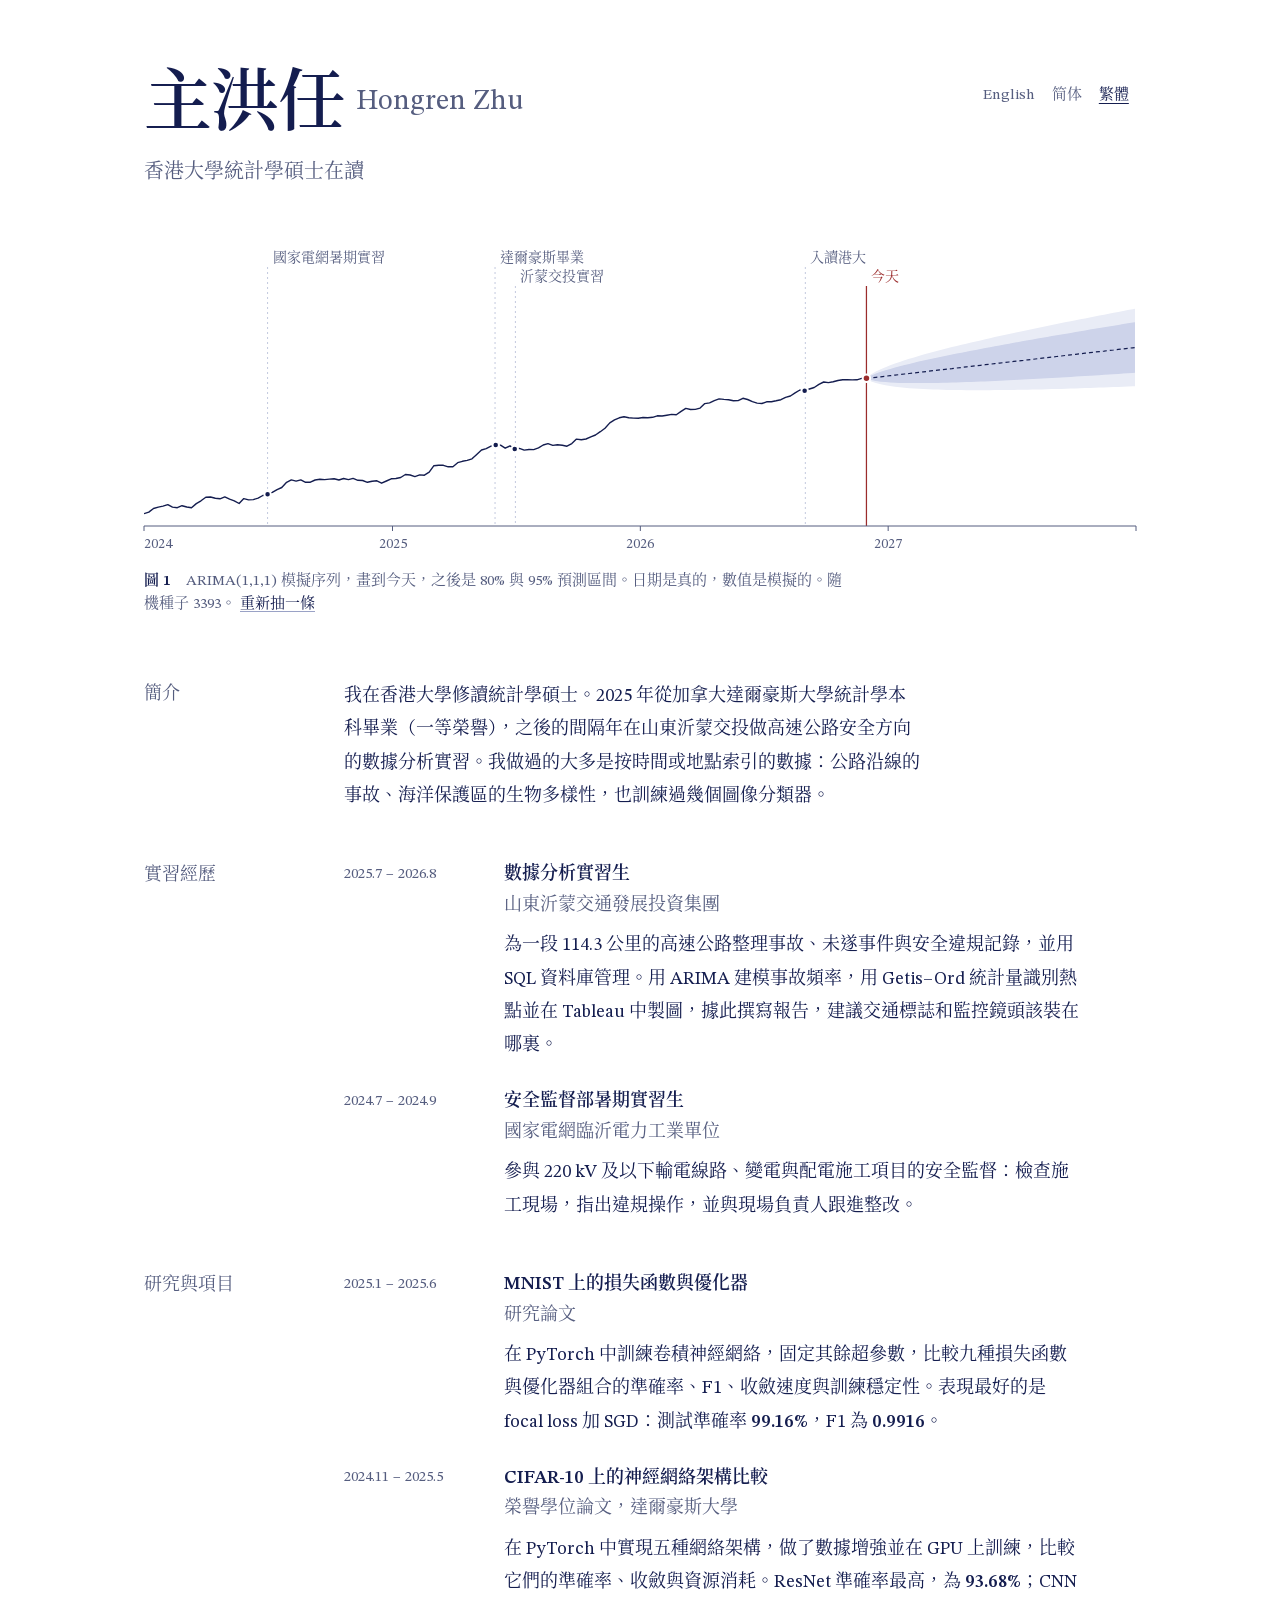
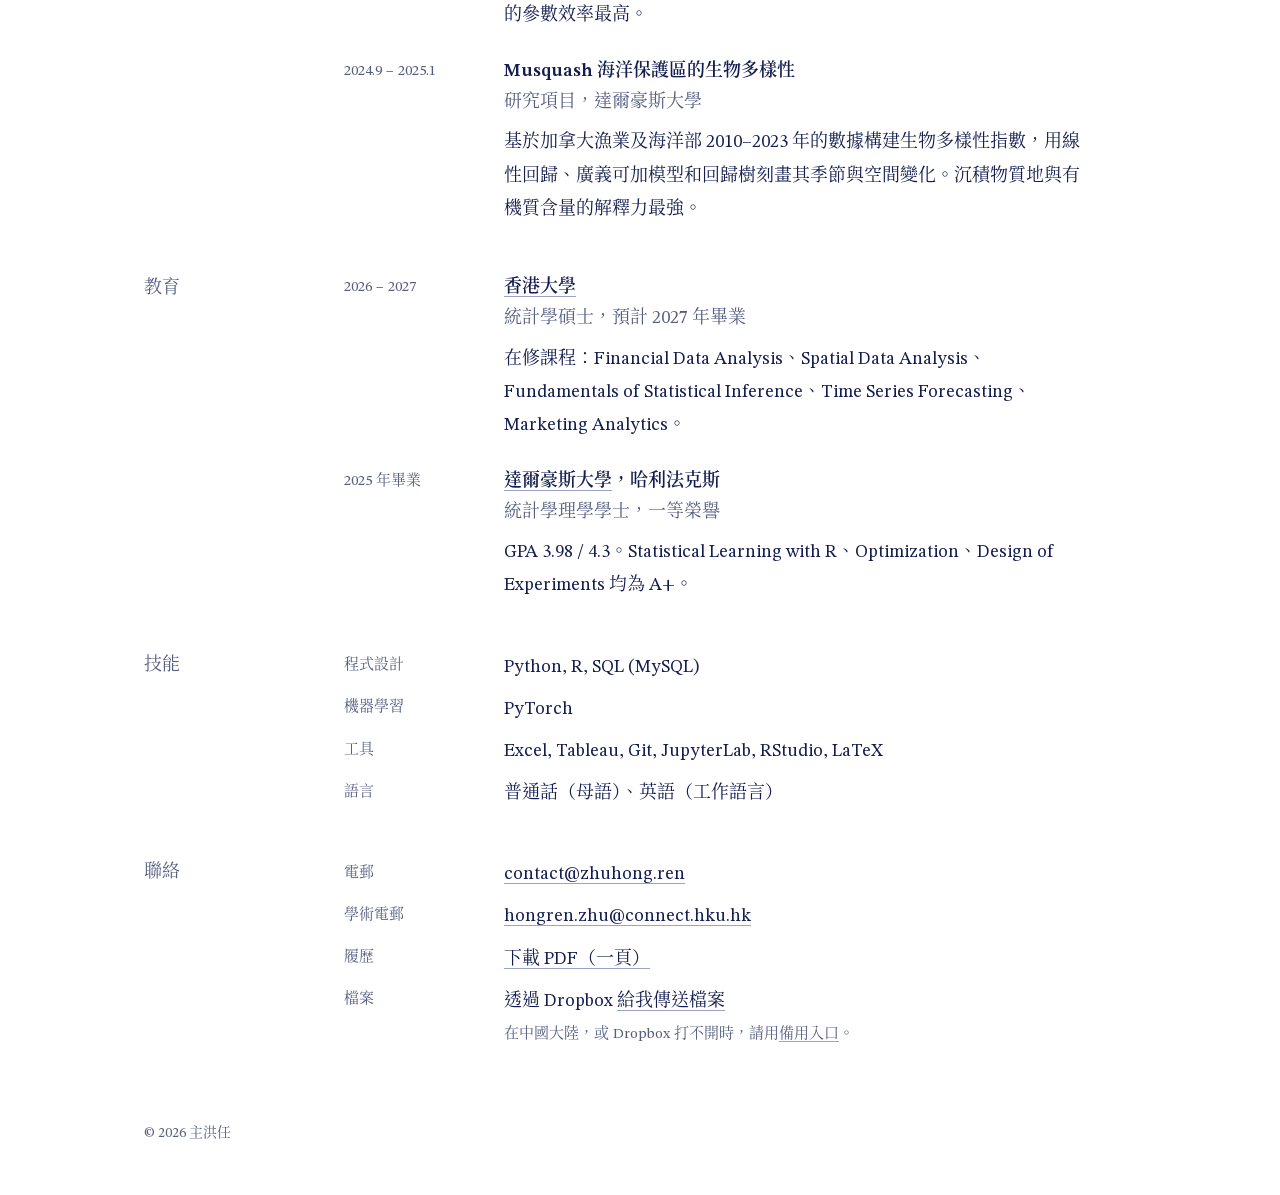
<file: zh-hant/index.html>
<!doctype html>
<html lang="zh-Hant">
<head>
<meta charset="utf-8">
<meta name="viewport" content="width=device-width, initial-scale=1">
<title>主洪任</title>
<meta name="description" content="主洪任，香港大學統計學碩士在讀。實習經歷、研究項目、教育背景與聯絡方式。">
<link rel="canonical" href="https://zhuhong.ren/zh-hant/">
<link rel="alternate" hreflang="en" href="https://zhuhong.ren/">
<link rel="alternate" hreflang="zh-Hans" href="https://zhuhong.ren/zh-hans/">
<link rel="alternate" hreflang="zh-Hant" href="https://zhuhong.ren/zh-hant/">
<link rel="alternate" hreflang="x-default" href="https://zhuhong.ren/">
<!-- STIX Two Text and Noto Serif SC/HK are embedded here by fonts/embed.py,
     cut down to the characters this page shows. See fonts/embed.py for why. -->
<style id="fonts">
/* STIX Two Text: Copyright 2001-2021 The STIX Fonts Project Authors. Noto Serif SC/HK: © 2017-2024 Adobe. Both under the SIL Open Font License 1.1, https://openfontlicense.org. Cut down to this page's characters by fonts/embed.py. */
@font-face{font-family:"STIX Two Text";font-weight:400;font-style:normal;font-display:block;src:url([data-uri]) format("woff2")}
@font-face{font-family:"STIX Two Text";font-weight:600;font-style:normal;font-display:block;src:url([data-uri]) format("woff2")}
@font-face{font-family:"STIX Two Text";font-weight:400;font-style:italic;font-display:block;src:url([data-uri]) format("woff2")}
@font-face{font-family:"Noto Serif HK Subset";font-weight:400;font-style:normal;font-display:block;src:url([data-uri]) format("woff2")}
@font-face{font-family:"Noto Serif HK Subset";font-weight:600;font-style:normal;font-display:block;src:url([data-uri]) format("woff2")}
@font-face{font-family:"Noto Serif SC Subset";font-weight:400;font-style:normal;font-display:block;src:url([data-uri]) format("woff2")}
</style>
<style>
  :root {
    --paper: #ffffff;
    --ink: #141d4f;
    --ink-2: #555d7f;
    --hair: #d6dae7;
    --band95: #e9ecf6;
    --band80: #cdd3ea;
    --mark: #9b2c2c;
    --latin: "STIX Two Text", "Charter", "Iowan Old Style", Georgia;
    color-scheme: light;
  }
  /* Chinese: the embedded subset first, then the same design if it is installed, then the
     system serif. A lang attribute switches between simplified and traditional. */
  :root, [lang="zh-Hans"] {
    --page-cjk: "Noto Serif SC Subset";
    --cjk: "Noto Serif SC", "Noto Serif CJK SC", "Source Han Serif SC", "Songti SC", "STSong", "SimSun";
  }
  [lang="zh-Hant"] {  /* Hong Kong glyph standard */
    --page-cjk: "Noto Serif HK Subset";
    --cjk: "Noto Serif HK", "Noto Serif CJK HK", "Source Han Serif HC", "Songti TC", "MingLiU_HKSCS", "PMingLiU";
  }
  [lang] { --serif: var(--latin), var(--page-cjk), var(--cjk), serif; font-family: var(--serif); }

  * { box-sizing: border-box; }
  /* Everything is sized in rem, so growing the root scales the whole page:
     16px up to a 1280px-wide window, then gently up to 20px at 2560px.
     Percentages keep the reader's own browser font size and zoom in charge. */
  html { -webkit-text-size-adjust: 100%; font-size: clamp(100%, 75% + 0.3125vw, 125%); }
  body {
    margin: 0;
    background: var(--paper);
    color: var(--ink);
    font-family: var(--serif);
    font-size: 1.125rem;
    line-height: 1.6;
    font-variant-numeric: lining-nums;
    text-rendering: optimizeLegibility;
  }
  html:lang(zh-Hans) body, html:lang(zh-Hant) body { line-height: 1.85; }

  a {
    color: inherit;
    text-decoration-line: underline;
    text-decoration-thickness: 1px;
    text-decoration-color: #9aa2c6;
    text-underline-offset: .2em;
  }
  a:hover { text-decoration-color: currentColor; }
  :focus-visible { outline: 2px solid var(--ink); outline-offset: 3px; border-radius: 1px; }

  .page {
    max-width: 68rem;
    margin: 0 auto;
    padding: 0 clamp(1.25rem, 5vw, 3rem);
  }

  /* Masthead */
  .masthead {
    display: flex;
    justify-content: space-between;
    align-items: flex-start;
    gap: 1.5rem;
    padding-top: clamp(2.5rem, 7vw, 4.5rem);
  }
  .name {
    margin: 0;
    font-weight: 600;
    font-size: clamp(2.5rem, 6.5vw, 4.25rem);
    line-height: 1.05;
    letter-spacing: -0.012em;
  }
  .name .other {
    display: inline-block;
    margin-left: .35em;
    font-family: var(--page-cjk), var(--cjk), serif;
    font-weight: 400;
    font-size: .42em;
    letter-spacing: .08em;
    color: var(--ink-2);
    vertical-align: .55em;
  }
  html:lang(zh-Hans) .name .other, html:lang(zh-Hant) .name .other {
    font-family: var(--latin), serif;
    letter-spacing: 0;
  }
  .role {
    margin: .7rem 0 0;
    font-size: 1.25rem;
    font-style: italic;
    color: var(--ink-2);
  }
  html:lang(zh-Hans) .role, html:lang(zh-Hant) .role { font-style: normal; }

  .lang {
    display: flex;
    gap: .15rem;
    margin-top: .4rem;
    flex-shrink: 0;
  }
  .lang a {
    padding: .2rem .45rem;
    font-size: .9375rem;
    color: var(--ink-2);
    text-decoration: none;
    border-radius: 2px;
  }
  .lang a:hover { color: var(--ink); }
  .lang a[aria-current="page"] {
    color: var(--ink);
    text-decoration: underline;
    text-decoration-thickness: 1px;
    text-decoration-color: currentColor;
    text-underline-offset: .25em;
  }

  /* Figure 1 */
  .figure { margin: clamp(2.25rem, 5vw, 3.5rem) 0 0; }
  .chart { display: block; width: 100%; overflow: visible; }
  .chart text { font-family: var(--serif); fill: var(--ink-2); }
  .chart .series { fill: none; stroke: var(--ink); stroke-width: 1.4; stroke-linejoin: round; }
  .chart .mean { fill: none; stroke: var(--ink); stroke-width: 1.2; stroke-dasharray: 4 3; }
  .chart .b95 { fill: var(--band95); }
  .chart .b80 { fill: var(--band80); }
  .chart .axis { stroke: var(--ink-2); stroke-width: 1; }
  .chart .tick { stroke: var(--ink-2); stroke-width: 1; }
  .chart .guide { stroke: #c3c9de; stroke-width: 1; stroke-dasharray: 2 3; }
  .chart .dot { fill: var(--ink); stroke: var(--paper); stroke-width: 2; }
  .chart .today line { stroke: var(--mark); stroke-width: 1.25; }
  .chart .today text { fill: var(--mark); }
  .chart .today circle { fill: var(--mark); stroke: var(--paper); stroke-width: 2; }

  .caption {
    max-width: 44rem;
    margin: 1rem 0 0;
    font-size: .9375rem;
    line-height: 1.55;
    color: var(--ink-2);
  }
  .caption b { font-weight: 600; color: var(--ink); }
  .nw { white-space: nowrap; }
  .caption output { font-variant-numeric: tabular-nums; }
  .redraw {
    appearance: none;
    background: none;
    border: 0;
    padding: 0;
    font: inherit;
    color: var(--ink);
    text-decoration: underline;
    text-decoration-thickness: 1px;
    text-decoration-color: #9aa2c6;
    text-underline-offset: .2em;
    cursor: pointer;
  }
  .redraw:hover { text-decoration-color: currentColor; }

  /* Sections */
  main { padding: clamp(2.5rem, 6vw, 4rem) 0 0; }
  .sec {
    display: grid;
    grid-template-columns: 10rem minmax(0, 1fr);
    column-gap: 2.5rem;
    padding: 0 0 clamp(2.25rem, 5vw, 3rem);
  }
  .sec > h2 {
    margin: 0;
    font-size: 1.125rem;
    font-weight: 400;
    font-style: italic;
    line-height: 1.6;
    color: var(--ink-2);
  }
  html:lang(zh-Hans) .sec > h2, html:lang(zh-Hant) .sec > h2 { font-style: normal; }
  .sec > div > :first-child { margin-top: 0; }

  .about { max-width: 36rem; margin: 0; }

  .entry {
    display: grid;
    grid-template-columns: 8.5rem minmax(0, 36rem);
    column-gap: 1.5rem;
  }
  .entry + .entry { margin-top: 1.6rem; }
  .when {
    margin: 0;
    font-size: .9375rem;
    line-height: 1.6;
    padding-top: .1rem;
    color: var(--ink-2);
    font-variant-numeric: tabular-nums lining-nums;
    white-space: nowrap;
  }
  .entry h3 {
    margin: 0;
    font-size: 1.125rem;
    font-weight: 600;
    line-height: 1.45;
  }
  .entry .org { margin: .1rem 0 0; color: var(--ink-2); font-style: italic; }
  html:lang(zh-Hans) .entry .org, html:lang(zh-Hant) .entry .org { font-style: normal; }
  .entry .desc { margin: .45rem 0 0; }
  .entry b { font-weight: 600; }

  .pairs {
    display: grid;
    grid-template-columns: 8.5rem minmax(0, 36rem);
    column-gap: 1.5rem;
    row-gap: .55rem;
    margin: 0;
  }
  .pairs dt { color: var(--ink-2); font-size: .9375rem; padding-top: .1rem; }
  .pairs dd { margin: 0; }
  .pairs .note { display: block; margin-top: .2rem; font-size: .9375rem; color: var(--ink-2); }

  footer {
    padding: 1.5rem 0 3rem;
    font-size: .875rem;
    color: var(--ink-2);
  }

  @media (max-width: 760px) {
    body { font-size: 1.0625rem; }
    .masthead { flex-direction: column-reverse; gap: 1.25rem; }
    .lang { margin: 0 0 0 -.45rem; }
    .role { font-size: 1.125rem; }
    .sec { grid-template-columns: minmax(0, 1fr); }
    .sec > h2 { margin-bottom: .9rem; }
    .entry { grid-template-columns: minmax(0, 1fr); }
    .when { padding-top: 0; }
    .pairs { grid-template-columns: 6.5rem minmax(0, 1fr); column-gap: 1rem; }
  }
  @media (max-width: 440px) {
    .pairs { grid-template-columns: minmax(0, 1fr); row-gap: 0; }
    .pairs dt { padding-top: 0; }
    .pairs dd { margin-bottom: .75rem; overflow-wrap: anywhere; }
  }

  @media print {
    .lang, .redraw { display: none; }
    body { font-size: 11pt; }
    .sec { break-inside: avoid; }
  }
</style>
</head>
<body>
<div class="page">
<header class="masthead" id="home">
<div>
<h1 class="name"><span>主洪任</span><span class="other" lang="en">Hongren Zhu</span></h1>
<p class="role">香港大學統計學碩士在讀</p>
</div>
<nav class="lang" aria-label="Language">
      <a href="/" hreflang="en" lang="en">English</a>
      <a href="/zh-hans/" hreflang="zh-Hans" lang="zh-Hans">简体</a>
      <a href="/zh-hant/" hreflang="zh-Hant" lang="zh-Hant" aria-current="page">繁體</a>
    </nav>
</header>
<figure class="figure">
<svg class="chart" id="chart" role="img" aria-labelledby="fig-cap"></svg>
<figcaption class="caption" id="fig-cap">
<span><b>圖 1</b>　ARIMA(1,1,1) 模擬序列，畫到今天，之後是 80% 與 95% 預測區間。日期是真的，數值是模擬的。隨機種子 <output class="seed"></output>。</span>
<button type="button" class="redraw" id="redraw">重新抽一條</button>
</figcaption>
</figure>
<main>
<section class="sec" id="about" aria-labelledby="h-about">
<h2 id="h-about">簡介</h2>
<div>
<p class="about">我在香港大學修讀統計學碩士。2025 年從加拿大達爾豪斯大學統計學本科畢業（一等榮譽），之後的間隔年在山東沂蒙交投做高速公路安全方向的數據分析實習。我做過的大多是按時間或地點索引的數據：公路沿線的事故、海洋保護區的生物多樣性，也訓練過幾個圖像分類器。</p>
</div>
</section>
<section class="sec" id="experience" aria-labelledby="h-exp">
<h2 id="h-exp">實習經歷</h2>
<div>
<article class="entry">
<p class="when">2025.7 – 2026.8</p>
<div>
<h3>數據分析實習生</h3>
<p class="org">山東沂蒙交通發展投資集團</p>
<p class="desc">為一段 114.3 公里的高速公路整理事故、未遂事件與安全違規記錄，並用 SQL 資料庫管理。用 ARIMA 建模事故頻率，用 Getis–Ord 統計量識別熱點並在 Tableau 中製圖，據此撰寫報告，建議交通標誌和監控鏡頭該裝在哪裏。</p>
</div>
</article>
<article class="entry">
<p class="when">2024.7 – 2024.9</p>
<div>
<h3>安全監督部暑期實習生</h3>
<p class="org">國家電網臨沂電力工業單位</p>
<p class="desc">參與 220 kV 及以下輸電線路、變電與配電施工項目的安全監督：檢查施工現場，指出違規操作，並與現場負責人跟進整改。</p>
</div>
</article>
</div>
</section>
<section class="sec" id="projects" aria-labelledby="h-res">
<h2 id="h-res">研究與項目</h2>
<div>
<article class="entry">
<p class="when">2025.1 – 2025.6</p>
<div>
<h3>MNIST 上的損失函數與優化器</h3>
<p class="org">研究論文</p>
<p class="desc">在 PyTorch 中訓練卷積神經網絡，固定其餘超參數，比較九種損失函數與優化器組合的準確率、F1、收斂速度與訓練穩定性。表現最好的是 focal loss 加 SGD：測試準確率 <b>99.16%</b>，F1 為 <b>0.9916</b>。</p>
</div>
</article>
<article class="entry">
<p class="when">2024.11 – 2025.5</p>
<div>
<h3>CIFAR-10 上的神經網絡架構比較</h3>
<p class="org">榮譽學位論文，達爾豪斯大學</p>
<p class="desc">在 PyTorch 中實現五種網絡架構，做了數據增強並在 GPU 上訓練，比較它們的準確率、收斂與資源消耗。ResNet 準確率最高，為 <b>93.68%</b>；CNN 的參數效率最高。</p>
</div>
</article>
<article class="entry">
<p class="when">2024.9 – 2025.1</p>
<div>
<h3>Musquash 海洋保護區的生物多樣性</h3>
<p class="org">研究項目，達爾豪斯大學</p>
<p class="desc">基於加拿大漁業及海洋部 2010–2023 年的數據構建生物多樣性指數，用線性回歸、廣義可加模型和回歸樹刻畫其季節與空間變化。沉積物質地與有機質含量的解釋力最強。</p>
</div>
</article>
</div>
</section>
<section class="sec" id="education" aria-labelledby="h-edu">
<h2 id="h-edu">教育</h2>
<div>
<article class="entry">
<p class="when">2026 – 2027</p>
<div>
<h3><a href="https://www.hku.hk/">香港大學</a></h3>
<p class="org">統計學碩士，預計 2027 年畢業</p>
<p class="desc">在修課程：Financial Data Analysis、Spatial Data Analysis、Fundamentals of Statistical Inference、Time Series Forecasting、Marketing Analytics。</p>
</div>
</article>
<article class="entry">
<p class="when">2025 年畢業</p>
<div>
<h3><a href="https://www.dal.ca/">達爾豪斯大學</a><span>，哈利法克斯</span></h3>
<p class="org">統計學理學學士，一等榮譽</p>
<p class="desc">GPA 3.98 / 4.3。Statistical Learning with R、Optimization、Design of Experiments 均為 A+。</p>
</div>
</article>
</div>
</section>
<section class="sec" id="skills" aria-labelledby="h-skills">
<h2 id="h-skills">技能</h2>
<div>
<dl class="pairs">
<dt>程式設計</dt><dd>Python, R, SQL (MySQL)</dd>
<dt>機器學習</dt><dd>PyTorch</dd>
<dt>工具</dt><dd>Excel, Tableau, Git, JupyterLab, RStudio, LaTeX</dd>
<dt>語言</dt><dd>普通話（母語）、英語（工作語言）</dd>
</dl>
</div>
</section>
<section class="sec" id="contact" aria-labelledby="h-contact">
<h2 id="h-contact">聯絡</h2>
<div>
<dl class="pairs">
<dt>電郵</dt><dd><a href="mailto:contact@zhuhong.ren">contact@zhuhong.ren</a></dd>
<dt>學術電郵</dt><dd><a href="mailto:hongren.zhu@connect.hku.hk">hongren.zhu@connect.hku.hk</a></dd>
<dt>履歷</dt><dd><a href="/assets/Hongren_Zhu_CV.pdf">下載 PDF（一頁）</a></dd>
<dt>檔案</dt><dd><span>透過 Dropbox <a href="https://dropbox.zhuhong.ren/">給我傳送檔案</a></span><span class="note">在中國大陸，或 Dropbox 打不開時，請用<a href="https://inbox.zhuhong.ren/?lang=zh-Hant">備用入口</a>。</span></dd>
</dl>
</div>
</section>
</main>
<footer>© <span class="year">2026</span> 主洪任</footer>
</div>
<script>
(() => {
  /* ---------- Chart labels in this page's language ---------- */
  const LABELS = {"en": ["State Grid summer internship", "Graduated from Dalhousie", "Yimeng internship", "HKU MStat", "Today"], "zh-Hans": ["国家电网暑期实习", "达尔豪斯毕业", "沂蒙交投实习", "入读港大", "今天"], "zh-Hant": ["國家電網暑期實習", "達爾豪斯畢業", "沂蒙交投實習", "入讀港大", "今天"]};
  const lang = document.documentElement.lang;
  const MLABEL = LABELS[lang] || LABELS.en;

  /* ---------- Simulation ---------- */
  function mulberry32(a) {
    return function () {
      a |= 0; a = (a + 0x6D2B79F5) | 0;
      let t = Math.imul(a ^ (a >>> 15), 1 | a);
      t = (t + Math.imul(t ^ (t >>> 7), 61 | t)) ^ t;
      return ((t ^ (t >>> 14)) >>> 0) / 4294967296;
    };
  }

  // ARIMA(1,1,1) with drift on the differences:
  //   w_t = mu + phi (w_{t-1} - mu) + e_t + theta e_{t-1},   x_t = x_{t-1} + w_t
  const PHI = 0.45, THETA = -0.2, MU = 0.3, SIGMA = 1;
  const Z80 = 1.2816, Z95 = 1.96;

  function simulate(seed, nHist, nFut) {
    const rnd = mulberry32(seed);
    let spare = null;
    const norm = () => {
      if (spare !== null) { const s = spare; spare = null; return s; }
      let u = 0, v = 0;
      while (u === 0) u = rnd();
      v = rnd();
      const r = Math.sqrt(-2 * Math.log(u));
      spare = r * Math.sin(2 * Math.PI * v);
      return r * Math.cos(2 * Math.PI * v);
    };
    let w = MU, ePrev = 0;
    for (let i = 0; i < 60; i++) {           // burn-in for the stationary part
      const e = SIGMA * norm();
      w = MU + PHI * (w - MU) + e + THETA * ePrev; ePrev = e;
    }
    const hist = [0];
    let level = 0;
    for (let t = 1; t < nHist; t++) {
      const e = SIGMA * norm();
      w = MU + PHI * (w - MU) + e + THETA * ePrev; ePrev = e;
      level += w; hist.push(level);
    }
    // psi weights of (1 - phi B)(1 - B) x_t = (1 + theta B) e_t
    const psi = [1, (1 + PHI) + THETA];
    for (let j = 2; j < nFut + 1; j++) psi[j] = (1 + PHI) * psi[j - 1] - PHI * psi[j - 2];

    const f = { mean: [level], lo80: [level], hi80: [level], lo95: [level], hi95: [level] };
    let wf = MU + PHI * (w - MU) + THETA * ePrev;
    let lv = level, cum = 0;
    for (let h = 1; h <= nFut; h++) {
      if (h > 1) wf = MU + PHI * (wf - MU);
      lv += wf;
      cum += psi[h - 1] * psi[h - 1];
      const sd = SIGMA * Math.sqrt(cum);
      f.mean.push(lv);
      f.lo80.push(lv - Z80 * sd); f.hi80.push(lv + Z80 * sd);
      f.lo95.push(lv - Z95 * sd); f.hi95.push(lv + Z95 * sd);
    }
    return { hist, f };
  }

  /* ---------- Time axis ---------- */
  const WEEK = 7 * 864e5;
  const T0 = Date.UTC(2024, 0, 1);
  const T1 = Date.UTC(2028, 0, 1);
  const NOW = Math.min(Math.max(Date.now(), Date.UTC(2025, 0, 1)), Date.UTC(2027, 8, 1));
  const nHist = Math.floor((NOW - T0) / WEEK) + 1;
  const tNowStep = T0 + (nHist - 1) * WEEK;
  const nFut = Math.ceil((T1 - tNowStep) / WEEK);

  // Real dates. Values on the curve at these dates are simulated.
  const MILESTONES = [
    Date.UTC(2024, 6, 1),   // State Grid summer internship (during the BSc)
    Date.UTC(2025, 5, 1),   // graduated from Dalhousie
    Date.UTC(2025, 6, 1),   // Yimeng internship (gap year)
    Date.UTC(2026, 8, 1)    // HKU MStat
  ];

  /* ---------- Drawing ---------- */
  const svg = document.getElementById("chart");
    const NS = "http://www.w3.org/2000/svg";
  const reduceMotion = window.matchMedia("(prefers-reduced-motion: reduce)");
  let state = null;
  let anim = 0, animating = false, pending = false, booted = false;

  function el(name, attrs, parent) {
    const n = document.createElementNS(NS, name);
    for (const k in attrs) n.setAttribute(k, attrs[k]);
    if (parent) parent.appendChild(n);
    return n;
  }

  function paintSeed() {
    document.querySelectorAll(".seed").forEach(o => { o.textContent = state.seed; });
  }

  // Keep only draws that read as "going up": positive overall trend, ending near the top,
  // rising over the last six months, no deep drawdown, and a non-decreasing forecast mean.
  // Selection is on the history only, so the intervals given today's state stay correct.
  function upward(sim) {
    const x = sim.hist, n = x.length;
    let mn = Infinity, mx = -Infinity, peak = -Infinity, dd = 0, tb = (n - 1) / 2, xb = 0, sxy = 0;
    for (let i = 0; i < n; i++) {
      mn = Math.min(mn, x[i]); mx = Math.max(mx, x[i]); xb += x[i] / n;
      peak = Math.max(peak, x[i]); dd = Math.max(dd, peak - x[i]);
    }
    for (let i = 0; i < n; i++) sxy += (i - tb) * (x[i] - xb);
    const r = mx - mn, end = x[n - 1], m = sim.f.mean;
    for (let h = 1; h < m.length; h++) if (m[h] < m[h - 1]) return false;
    return sxy > 0 && end - x[0] > 0.5 * r && end >= mx - 0.12 * r &&
           end > x[Math.max(0, n - 27)] && dd < 0.3 * r;
  }

  // From a starting seed, walk forward to the first seed whose draw passes.
  function findSeed(start) {
    let s = start;
    for (let k = 0; k < 5000; k++) {
      const sim = simulate(s, nHist, nFut);
      if (upward(sim)) return { seed: s, sim };
      s = s >= 9999 ? 1000 : s + 1;
    }
    return { seed: start, sim: simulate(start, nHist, nFut) };
  }

  function newSeed() { return Math.floor(Math.random() * 9000) + 1000; }

  function draw(seed, animate) {
    const found = findSeed(seed);
    state = { seed: found.seed, data: found.sim };
    paintSeed();
    render(animate);
  }

  function render(animate) {
    cancelAnimationFrame(anim);
    const { hist, f } = state.data;
    const W = svg.clientWidth || svg.parentNode.clientWidth;
    // The page grows on large windows (root font size above 16px); the figure grows with it.
    const k = (parseFloat(getComputedStyle(document.documentElement).fontSize) || 16) / 16;
    const narrow = W < 560 * k;
    const fs = (narrow ? 12.5 : 14) * k;
    const gap = 5 * k;
    const lh = fs + gap;
    const plotH = (narrow ? 170 : 230) * k;
    const axisGap = (narrow ? 24 : 28) * k;

    svg.textContent = "";
    const x = t => ((t - T0) / (T1 - T0)) * W;
    const tOf = i => T0 + i * WEEK;

    /* label rows above the plot, placed greedily so nothing overlaps */
    const items = MILESTONES.map((t, i) => ({ t, label: MLABEL[i], today: false }));
    items.push({ t: tNowStep, label: MLABEL[4], today: true });
    items.sort((a, b) => a.t - b.t);

    const measure = el("g", { "font-size": fs, visibility: "hidden" }, svg);
    items.forEach(it => {
      const tx = el("text", {}, measure);
      tx.textContent = it.label;
      it.w = tx.getComputedTextLength();
      it.x = x(it.t);
      if (it.x + gap + it.w > W) { it.anchor = "end"; it.left = it.x - gap - it.w; it.right = it.x; }
      else { it.anchor = "start"; it.left = it.x; it.right = it.x + gap + it.w; }
    });
    svg.removeChild(measure);
    const rows = [];
    items.forEach(it => {
      let r = 0;
      while (rows[r] !== undefined && it.left < rows[r] + 2 * gap) r++;
      rows[r] = it.right;
      it.row = r;
    });
    const top = rows.length * lh + 2 * gap;
    const H = top + plotH + axisGap;
    svg.setAttribute("viewBox", `0 0 ${W} ${H}`);
    svg.setAttribute("height", H);

    /* y scale over everything that is drawn */
    let lo = Infinity, hi = -Infinity;
    hist.forEach(v => { lo = Math.min(lo, v); hi = Math.max(hi, v); });
    f.lo95.forEach(v => { lo = Math.min(lo, v); });
    f.hi95.forEach(v => { hi = Math.max(hi, v); });
    const pad = (hi - lo) * 0.06;
    lo -= pad; hi += pad;
    const y = v => top + plotH - ((v - lo) / (hi - lo)) * plotH;
    const base = top + plotH;

    /* reveal clip */
    const uid = "c" + state.seed + "-" + Math.round(W);
    const defs = el("defs", {}, svg);
    const cp = el("clipPath", { id: uid }, defs);
    const clipRect = el("rect", { x: 0, y: 0, width: W, height: H }, cp);
    const plot = el("g", { "clip-path": `url(#${uid})` });

    /* guides and labels */
    const guides = el("g", { "font-size": fs }, svg);
    items.forEach(it => {
      const ly = it.row * lh + fs;
      const g = it.today ? el("g", { class: "today" }, guides) : guides;
      el("line", {
        class: it.today ? "" : "guide",
        x1: it.x, x2: it.x, y1: ly + gap, y2: base
      }, g);
      const tx = el("text", {
        x: it.anchor === "start" ? it.x + gap : it.x - gap,
        y: ly,
        "text-anchor": it.anchor
      }, g);
      tx.textContent = it.label;
    });

    /* forecast bands */
    const fx = i => x(tNowStep + i * WEEK);
    const band = (loA, hiA) => {
      let d = "";
      for (let i = 0; i < hiA.length; i++) d += (i ? "L" : "M") + fx(i).toFixed(1) + "," + y(hiA[i]).toFixed(1);
      for (let i = loA.length - 1; i >= 0; i--) d += "L" + fx(i).toFixed(1) + "," + y(loA[i]).toFixed(1);
      return d + "Z";
    };
    el("path", { class: "b95", d: band(f.lo95, f.hi95) }, plot);
    el("path", { class: "b80", d: band(f.lo80, f.hi80) }, plot);
    let md = "";
    f.mean.forEach((v, i) => { md += (i ? "L" : "M") + fx(i).toFixed(1) + "," + y(v).toFixed(1); });
    el("path", { class: "mean", d: md }, plot);

    /* simulated history */
    let d = "";
    hist.forEach((v, i) => { d += (i ? "L" : "M") + x(tOf(i)).toFixed(1) + "," + y(v).toFixed(1); });
    el("path", { class: "series", d }, plot);

    /* dots where the real dates meet the simulated path */
    MILESTONES.forEach(t => {
      const i = Math.round((t - T0) / WEEK);
      if (i < hist.length) el("circle", { class: "dot", cx: x(tOf(i)), cy: y(hist[i]), r: 3.25 * k }, plot);
    });
    const tg = el("g", { class: "today" }, plot);
    el("circle", { cx: x(tNowStep), cy: y(hist[hist.length - 1]), r: 3.75 * k }, tg);

    svg.appendChild(plot);

    /* time axis */
    const ax = el("g", { "font-size": fs }, svg);
    el("line", { class: "axis", x1: 0, x2: W, y1: base, y2: base }, ax);
    for (let yr = 2024; yr <= 2028; yr++) {
      const tx = x(Date.UTC(yr, 0, 1));
      el("line", { class: "tick", x1: tx, x2: tx, y1: base, y2: base + gap }, ax);
      if (yr < 2028) {
        const t = el("text", { x: tx, y: base + axisGap - 6 * k, "text-anchor": yr === 2024 ? "start" : "middle" }, ax);
        t.textContent = yr;
      }
    }

    animating = false;
    if (animate && !reduceMotion.matches) {
      animating = true;
      clipRect.setAttribute("width", 0);
      guides.style.opacity = 0;
      const dur = booted ? 900 : 1700;
      const start = performance.now();
      const ease = p => 1 - Math.pow(1 - p, 2.2);
      const step = now => {
        const p = Math.min(1, Math.max(0, (now - start) / dur));
        clipRect.setAttribute("width", (W * ease(p)).toFixed(1));
        guides.style.opacity = Math.min(1, p * 2.5).toFixed(2);
        if (p < 1) { anim = requestAnimationFrame(step); return; }
        animating = false;
        if (pending) { pending = false; render(false); }
      };
      anim = requestAnimationFrame(step);
    }
  }

  // Re-measure labels later (fonts, resize) without cutting a running reveal short.
  function refresh() {
    if (animating) pending = true; else render(false);
  }

  /* ---------- Boot ---------- */
  // Copyright year follows the visitor's clock; the year in the HTML is the fallback without JavaScript.
  document.querySelectorAll(".year").forEach(el => { el.textContent = new Date().getFullYear(); });
  const params = new URLSearchParams(location.search);
  const seedParam = parseInt(params.get("seed"), 10);

  draw(Number.isFinite(seedParam) ? seedParam : newSeed(), true);
  booted = true;

  document.getElementById("redraw").addEventListener("click", () => draw(newSeed(), true));

  let lastW = svg.clientWidth;
  new ResizeObserver(() => {
    const w = svg.clientWidth;
    if (w !== lastW) { lastW = w; refresh(); }
  }).observe(svg);

  if (document.fonts) {
    document.fonts.ready.then(refresh);
    document.fonts.addEventListener("loadingdone", refresh);
  }
})();
</script>
</body>
</html>
</file>
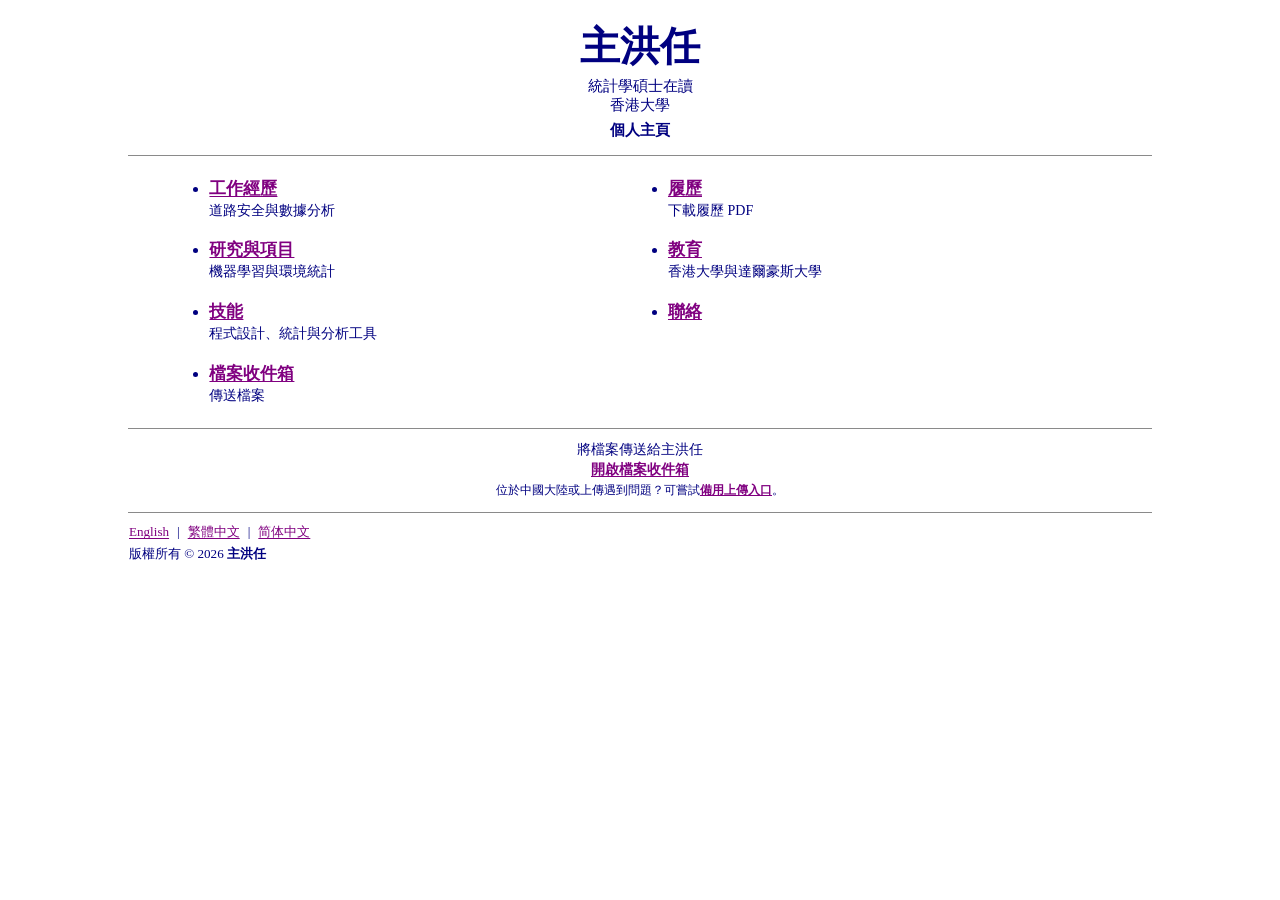
<file: index-zh-hant.html>
<!doctype html>
<html lang="zh-Hant">
<head>
  <meta charset="utf-8">
  <meta name="viewport" content="width=device-width, initial-scale=1">
  <link rel="canonical" href="https://hongrenzhu.github.io/index-zh-hant.html">
  <meta name="description" content="香港大學統計學碩士在讀。工作經歷、研究項目、教育背景與聯絡方式。">
  <title>主洪任 · 個人主頁</title>
  <style>
    :root {
      color-scheme: light;
      color: #000080;
      background: #fff;
    }
    body { margin: 8px; line-height: 1.35; }
    .site { max-width: 1024px; margin: 0 auto; }
    a { color: #800080; text-underline-offset: .12em; }
    a:visited { color: #702323; }
    a:hover { color: #000080; }
    [hidden] { display: none !important; }
    .masthead { text-align: center; padding: 19px 12px 15px; }
    .masthead h1 {
      font-size: clamp(2rem, 7vw, 2.5rem);
      font-variant: small-caps;
      line-height: 1;
      margin: 0 0 10px;
    }
    .masthead p { margin: 0; font-size: .96rem; line-height: 1.23; }
    .masthead .home-label { margin-top: 6px; font-weight: bold; }
    hr { border: 0; border-top: 1px solid #8a8a8a; margin: 0; }
    .directory {
      display: grid;
      grid-template-columns: repeat(2, minmax(0, 1fr));
      column-gap: 36px;
      row-gap: 19px;
      padding: 0 0 0 20px;
      margin: 22px auto;
      width: 88%;
      box-sizing: border-box;
    }
    .directory a { font-size: 1.06rem; font-weight: bold; }
    .directory small { display: block; font-size: .875rem; margin-top: 1px; }
    .file-notice { text-align: center; padding: 11px 14px 12px; }
    .file-notice p { margin: 1px 0; font-size: .875rem; }
    .file-notice a { font-weight: bold; }
    .content-page { max-width: 660px; margin: 18px auto 25px; padding: 0 14px; }
    .content-page h2 { text-align: center; margin: 0 0 15px; font-size: 1.5rem; }
    .content-page li + li { margin-top: 10px; }
    .content-page ul { padding-left: 24px; }
    .content-page small { display: block; font-size: .9rem; }
    .back { margin: 19px 0 0; font-size: .9rem; }
    .site-footer { padding: 10px 1px 16px; font-size: .82rem; }
    .site-footer p { margin: 4px 0 0; }
    .site-footer nav { display: flex; flex-wrap: wrap; gap: 2px 8px; }
    @media (max-width: 600px) {
      .masthead { padding-top: 17px; }
      .directory { grid-template-columns: minmax(0, 1fr); row-gap: 14px; width: 94%; }
    }
  </style>
</head>
<body>
  <div class="site">
    <header class="masthead">
      <h1>主洪任</h1>
      <p>統計學碩士在讀</p>
      <p>香港大學</p>
      <p class="home-label">個人主頁</p>
    </header>

    <hr>

    <main>
      <section id="home" aria-label="個人目錄">
        <nav aria-label="個人目錄">
          <ul class="directory">
            <li><a href="#experience">工作經歷</a><small>道路安全與數據分析</small></li>
            <li><a href="https://hongrenzhu.github.io/assets/Hongren_Zhu_CV.pdf">履歷</a><small>下載履歷 PDF</small></li>
            <li><a href="#projects">研究與項目</a><small>機器學習與環境統計</small></li>
            <li><a href="#education">教育</a><small>香港大學與達爾豪斯大學</small></li>
            <li><a href="#skills">技能</a><small>程式設計、統計與分析工具</small></li>
            <li><a href="#contact">聯絡</a></li>
            <li><a href="https://dropbox.zhrr.top/">檔案收件箱</a><small>傳送檔案</small></li>
          </ul>
        </nav>
        <hr>
        <aside class="file-notice" aria-label="檔案收件箱">
          <p>將檔案傳送給主洪任</p>
          <p><a href="https://dropbox.zhrr.top/">開啟檔案收件箱</a></p>
          <p><small>位於中國大陸或上傳遇到問題？可嘗試<a href="https://inbox.zhrr.top/">備用上傳入口</a>。</small></p>
        </aside>
      </section>

      <section id="experience" class="content-page" aria-labelledby="experience-title" hidden>
        <h2 id="experience-title">工作經歷</h2>
        <ul>
          <li><strong>數據分析助理</strong>
            <small>山東沂蒙交通發展投資集團 · 2025 年 7 月–2026 年 8 月</small>
            使用 SQL、ARIMA 與空間統計方法分析高速公路事故記錄，並以 Tableau 繪製事故熱點圖。
          </li>
          <li><strong>安全監督實習生</strong>
            <small>國家電網臨沂電力工業單位 · 2024 年 7–9 月</small>
            協助施工現場檢查，並跟進安全違規事項。
          </li>
        </ul>
        <p class="back"><a href="#home">返回個人主頁</a></p>
      </section>

      <section id="projects" class="content-page" aria-labelledby="projects-title" hidden>
        <h2 id="projects-title">研究與項目</h2>
        <ul>
          <li><strong>損失函數與優化</strong>
            <small>2025 年 1–6 月</small>
            在 MNIST 上比較九種損失函數與優化器組合在圖像識別中的表現。
          </li>
          <li><strong>神經網絡架構比較</strong>
            <small>榮譽學位論文 · 2024 年 11 月–2025 年 5 月</small>
            在 CIFAR-10 上比較五種 PyTorch 架構的準確率、收斂速度與效率。
          </li>
          <li><strong>海洋生物多樣性研究</strong>
            <small>2024 年 9 月–2025 年 1 月</small>
            對 Musquash 海洋保護區的生物多樣性進行空間與季節建模。
          </li>
        </ul>
        <p class="back"><a href="#home">返回個人主頁</a></p>
      </section>

      <section id="education" class="content-page" aria-labelledby="education-title" hidden>
        <h2 id="education-title">教育</h2>
        <ul>
          <li><strong><a href="https://www.hku.hk/">香港大學</a></strong><small>統計學碩士 · 預計 2027 年畢業</small></li>
          <li><strong><a href="https://www.dal.ca/">達爾豪斯大學</a></strong><small>統計學理學學士 · 一等榮譽 · 2025</small></li>
        </ul>
        <p class="back"><a href="#home">返回個人主頁</a></p>
      </section>

      <section id="skills" class="content-page" aria-labelledby="skills-title" hidden>
        <h2 id="skills-title">技能</h2>
        <ul>
          <li><strong>程式設計</strong><small>Python、R 與 SQL</small></li>
          <li><strong>機器學習</strong><small>PyTorch</small></li>
          <li><strong>分析與報告</strong><small>Tableau、Excel 與 LaTeX</small></li>
        </ul>
        <p class="back"><a href="#home">返回個人主頁</a></p>
      </section>

      <section id="contact" class="content-page" aria-labelledby="contact-title" hidden>
        <h2 id="contact-title">聯絡</h2>
        <ul>
          <li><a href="mailto:contact@zhuhong.ren">contact@zhuhong.ren</a><small>首選</small></li>
          <li><a href="mailto:hongren.zhu@connect.hku.hk">hongren.zhu@connect.hku.hk</a><small>學術</small></li>
        </ul>
        <p class="back"><a href="#home">返回個人主頁</a></p>
      </section>

    </main>

    <hr>

    <footer class="site-footer">
      <nav aria-label="已發佈的個人網站">
        <a href="index.html" lang="en">English</a>
        <span aria-hidden="true">|</span>
        <a href="https://hongrenzhu.github.io/index-zh-hant.html" lang="zh-Hant">繁體中文</a>
        <span aria-hidden="true">|</span>
        <a href="https://hongrenzhu.github.io/index-zh.html" lang="zh-Hans">简体中文</a>
      </nav>
      <p>版權所有 © 2026 <strong>主洪任</strong></p>
    </footer>
  </div>
  <script>
    const pages = [...document.querySelectorAll("main > section[id]")];

    function showPage() {
      const fragment = location.hash.slice(1);
      const current = pages.find(page => page.id === fragment) || pages[0];
      pages.forEach(page => { page.hidden = page !== current; });
      const heading = current.querySelector("h2") || document.querySelector("h1");
      document.title = current.id === "home"
        ? "主洪任 · 個人主頁"
        : heading.textContent + " · 主洪任";
    }

    window.addEventListener("hashchange", showPage);
    showPage();
  </script>
</body>
</html>
</file>
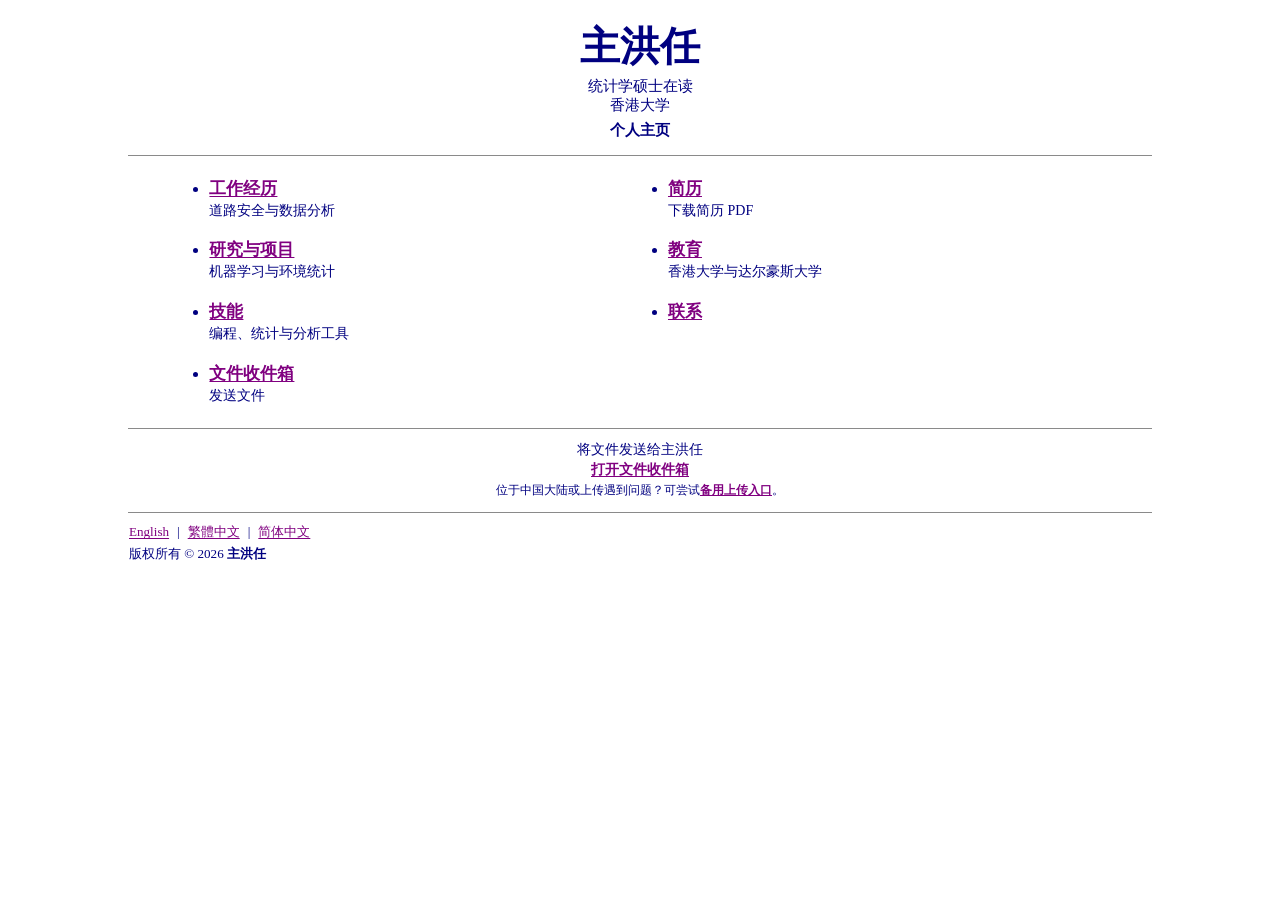
<file: index-zh.html>
<!doctype html>
<html lang="zh-CN">
<head>
  <meta charset="utf-8">
  <meta name="viewport" content="width=device-width, initial-scale=1">
  <link rel="canonical" href="https://hongrenzhu.github.io/index-zh.html">
  <meta name="description" content="香港大学统计学硕士在读。工作经历、研究项目、教育背景与联系方式。">
  <title>主洪任 · 个人主页</title>
  <style>
    :root {
      color-scheme: light;
      color: #000080;
      background: #fff;
    }
    body { margin: 8px; line-height: 1.35; }
    .site { max-width: 1024px; margin: 0 auto; }
    a { color: #800080; text-underline-offset: .12em; }
    a:visited { color: #702323; }
    a:hover { color: #000080; }
    [hidden] { display: none !important; }
    .masthead { text-align: center; padding: 19px 12px 15px; }
    .masthead h1 {
      font-size: clamp(2rem, 7vw, 2.5rem);
      font-variant: small-caps;
      line-height: 1;
      margin: 0 0 10px;
    }
    .masthead p { margin: 0; font-size: .96rem; line-height: 1.23; }
    .masthead .home-label { margin-top: 6px; font-weight: bold; }
    hr { border: 0; border-top: 1px solid #8a8a8a; margin: 0; }
    .directory {
      display: grid;
      grid-template-columns: repeat(2, minmax(0, 1fr));
      column-gap: 36px;
      row-gap: 19px;
      padding: 0 0 0 20px;
      margin: 22px auto;
      width: 88%;
      box-sizing: border-box;
    }
    .directory a { font-size: 1.06rem; font-weight: bold; }
    .directory small { display: block; font-size: .875rem; margin-top: 1px; }
    .file-notice { text-align: center; padding: 11px 14px 12px; }
    .file-notice p { margin: 1px 0; font-size: .875rem; }
    .file-notice a { font-weight: bold; }
    .content-page { max-width: 660px; margin: 18px auto 25px; padding: 0 14px; }
    .content-page h2 { text-align: center; margin: 0 0 15px; font-size: 1.5rem; }
    .content-page li + li { margin-top: 10px; }
    .content-page ul { padding-left: 24px; }
    .content-page small { display: block; font-size: .9rem; }
    .back { margin: 19px 0 0; font-size: .9rem; }
    .site-footer { padding: 10px 1px 16px; font-size: .82rem; }
    .site-footer p { margin: 4px 0 0; }
    .site-footer nav { display: flex; flex-wrap: wrap; gap: 2px 8px; }
    @media (max-width: 600px) {
      .masthead { padding-top: 17px; }
      .directory { grid-template-columns: minmax(0, 1fr); row-gap: 14px; width: 94%; }
    }
  </style>
</head>
<body>
  <div class="site">
    <header class="masthead">
      <h1>主洪任</h1>
      <p>统计学硕士在读</p>
      <p>香港大学</p>
      <p class="home-label">个人主页</p>
    </header>

    <hr>

    <main>
      <section id="home" aria-label="个人目录">
        <nav aria-label="个人目录">
          <ul class="directory">
            <li><a href="#experience">工作经历</a><small>道路安全与数据分析</small></li>
            <li><a href="https://hongrenzhu.github.io/assets/Hongren_Zhu_CV.pdf">简历</a><small>下载简历 PDF</small></li>
            <li><a href="#projects">研究与项目</a><small>机器学习与环境统计</small></li>
            <li><a href="#education">教育</a><small>香港大学与达尔豪斯大学</small></li>
            <li><a href="#skills">技能</a><small>编程、统计与分析工具</small></li>
            <li><a href="#contact">联系</a></li>
            <li><a href="https://dropbox.zhrr.top/">文件收件箱</a><small>发送文件</small></li>
          </ul>
        </nav>
        <hr>
        <aside class="file-notice" aria-label="文件收件箱">
          <p>将文件发送给主洪任</p>
          <p><a href="https://dropbox.zhrr.top/">打开文件收件箱</a></p>
          <p><small>位于中国大陆或上传遇到问题？可尝试<a href="https://inbox.zhrr.top/">备用上传入口</a>。</small></p>
        </aside>
      </section>

      <section id="experience" class="content-page" aria-labelledby="experience-title" hidden>
        <h2 id="experience-title">工作经历</h2>
        <ul>
          <li><strong>数据分析助理</strong>
            <small>山东沂蒙交通发展投资集团 · 2025 年 7 月–2026 年 8 月</small>
            使用 SQL、ARIMA 与空间统计方法分析高速公路事故记录，并用 Tableau 绘制事故热点图。
          </li>
          <li><strong>安全监督实习生</strong>
            <small>国家电网临沂电力工业单位 · 2024 年 7–9 月</small>
            协助施工现场检查，并跟进安全违规事项。
          </li>
        </ul>
        <p class="back"><a href="#home">返回个人主页</a></p>
      </section>

      <section id="projects" class="content-page" aria-labelledby="projects-title" hidden>
        <h2 id="projects-title">研究与项目</h2>
        <ul>
          <li><strong>损失函数与优化</strong>
            <small>2025 年 1–6 月</small>
            在 MNIST 上比较九种损失函数与优化器组合在图像识别中的表现。
          </li>
          <li><strong>神经网络架构比较</strong>
            <small>荣誉学位论文 · 2024 年 11 月–2025 年 5 月</small>
            在 CIFAR-10 上比较五种 PyTorch 架构的准确率、收敛速度与效率。
          </li>
          <li><strong>海洋生物多样性研究</strong>
            <small>2024 年 9 月–2025 年 1 月</small>
            对 Musquash 海洋保护区的生物多样性进行空间与季节建模。
          </li>
        </ul>
        <p class="back"><a href="#home">返回个人主页</a></p>
      </section>

      <section id="education" class="content-page" aria-labelledby="education-title" hidden>
        <h2 id="education-title">教育</h2>
        <ul>
          <li><strong><a href="https://www.hku.hk/">香港大学</a></strong><small>统计学硕士 · 预计 2027 年毕业</small></li>
          <li><strong><a href="https://www.dal.ca/">达尔豪斯大学</a></strong><small>统计学理学学士 · 一等荣誉 · 2025</small></li>
        </ul>
        <p class="back"><a href="#home">返回个人主页</a></p>
      </section>

      <section id="skills" class="content-page" aria-labelledby="skills-title" hidden>
        <h2 id="skills-title">技能</h2>
        <ul>
          <li><strong>编程</strong><small>Python、R 与 SQL</small></li>
          <li><strong>机器学习</strong><small>PyTorch</small></li>
          <li><strong>分析与报告</strong><small>Tableau、Excel 与 LaTeX</small></li>
        </ul>
        <p class="back"><a href="#home">返回个人主页</a></p>
      </section>

      <section id="contact" class="content-page" aria-labelledby="contact-title" hidden>
        <h2 id="contact-title">联系</h2>
        <ul>
          <li><a href="mailto:contact@zhuhong.ren">contact@zhuhong.ren</a><small>首选</small></li>
          <li><a href="mailto:hongren.zhu@connect.hku.hk">hongren.zhu@connect.hku.hk</a><small>学术</small></li>
        </ul>
        <p class="back"><a href="#home">返回个人主页</a></p>
      </section>

    </main>

    <hr>

    <footer class="site-footer">
      <nav aria-label="已发布的个人网站">
        <a href="index.html" lang="en">English</a>
        <span aria-hidden="true">|</span>
        <a href="https://hongrenzhu.github.io/index-zh-hant.html" lang="zh-Hant">繁體中文</a>
        <span aria-hidden="true">|</span>
        <a href="https://hongrenzhu.github.io/index-zh.html" lang="zh-Hans">简体中文</a>
      </nav>
      <p>版权所有 © 2026 <strong>主洪任</strong></p>
    </footer>
  </div>
  <script>
    const pages = [...document.querySelectorAll("main > section[id]")];

    function showPage() {
      const fragment = location.hash.slice(1);
      const current = pages.find(page => page.id === fragment) || pages[0];
      pages.forEach(page => { page.hidden = page !== current; });
      const heading = current.querySelector("h2") || document.querySelector("h1");
      document.title = current.id === "home"
        ? "主洪任 · 个人主页"
        : heading.textContent + " · 主洪任";
    }

    window.addEventListener("hashchange", showPage);
    showPage();
  </script>
</body>
</html>
</file>
